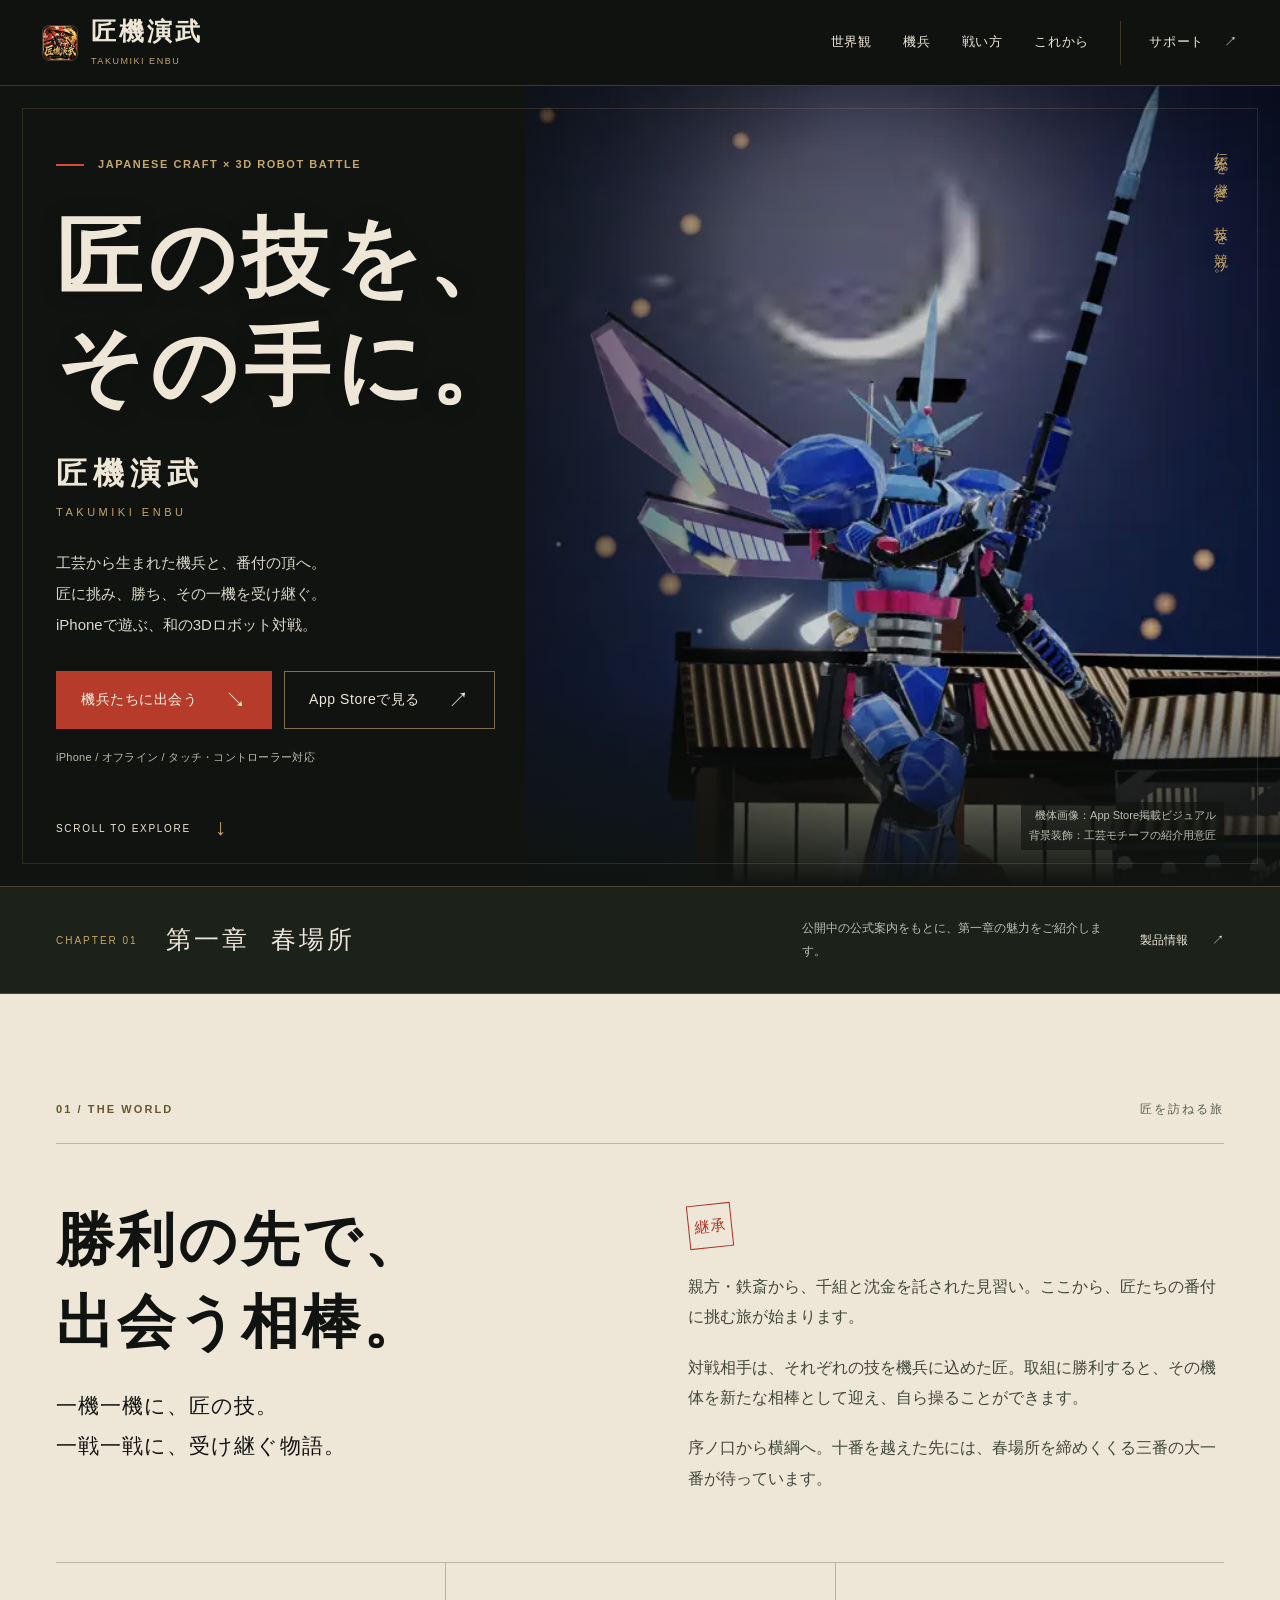
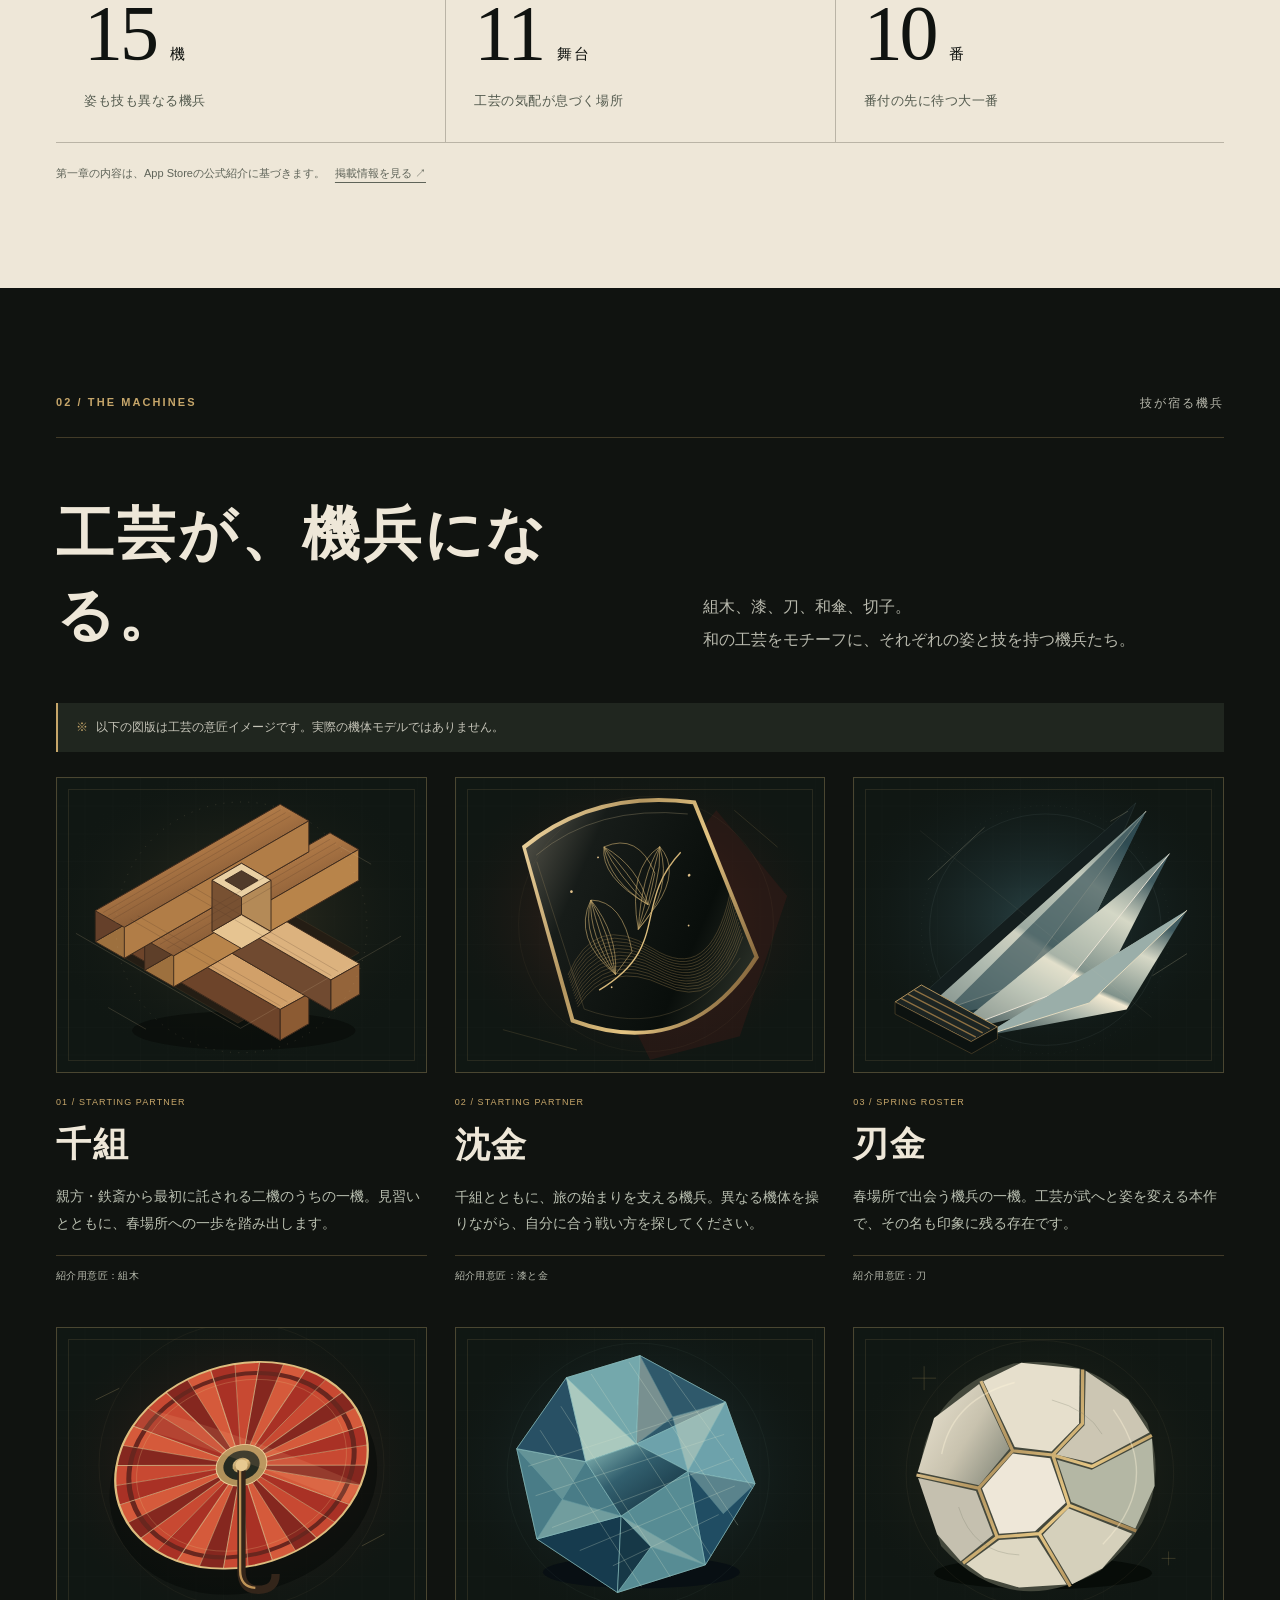
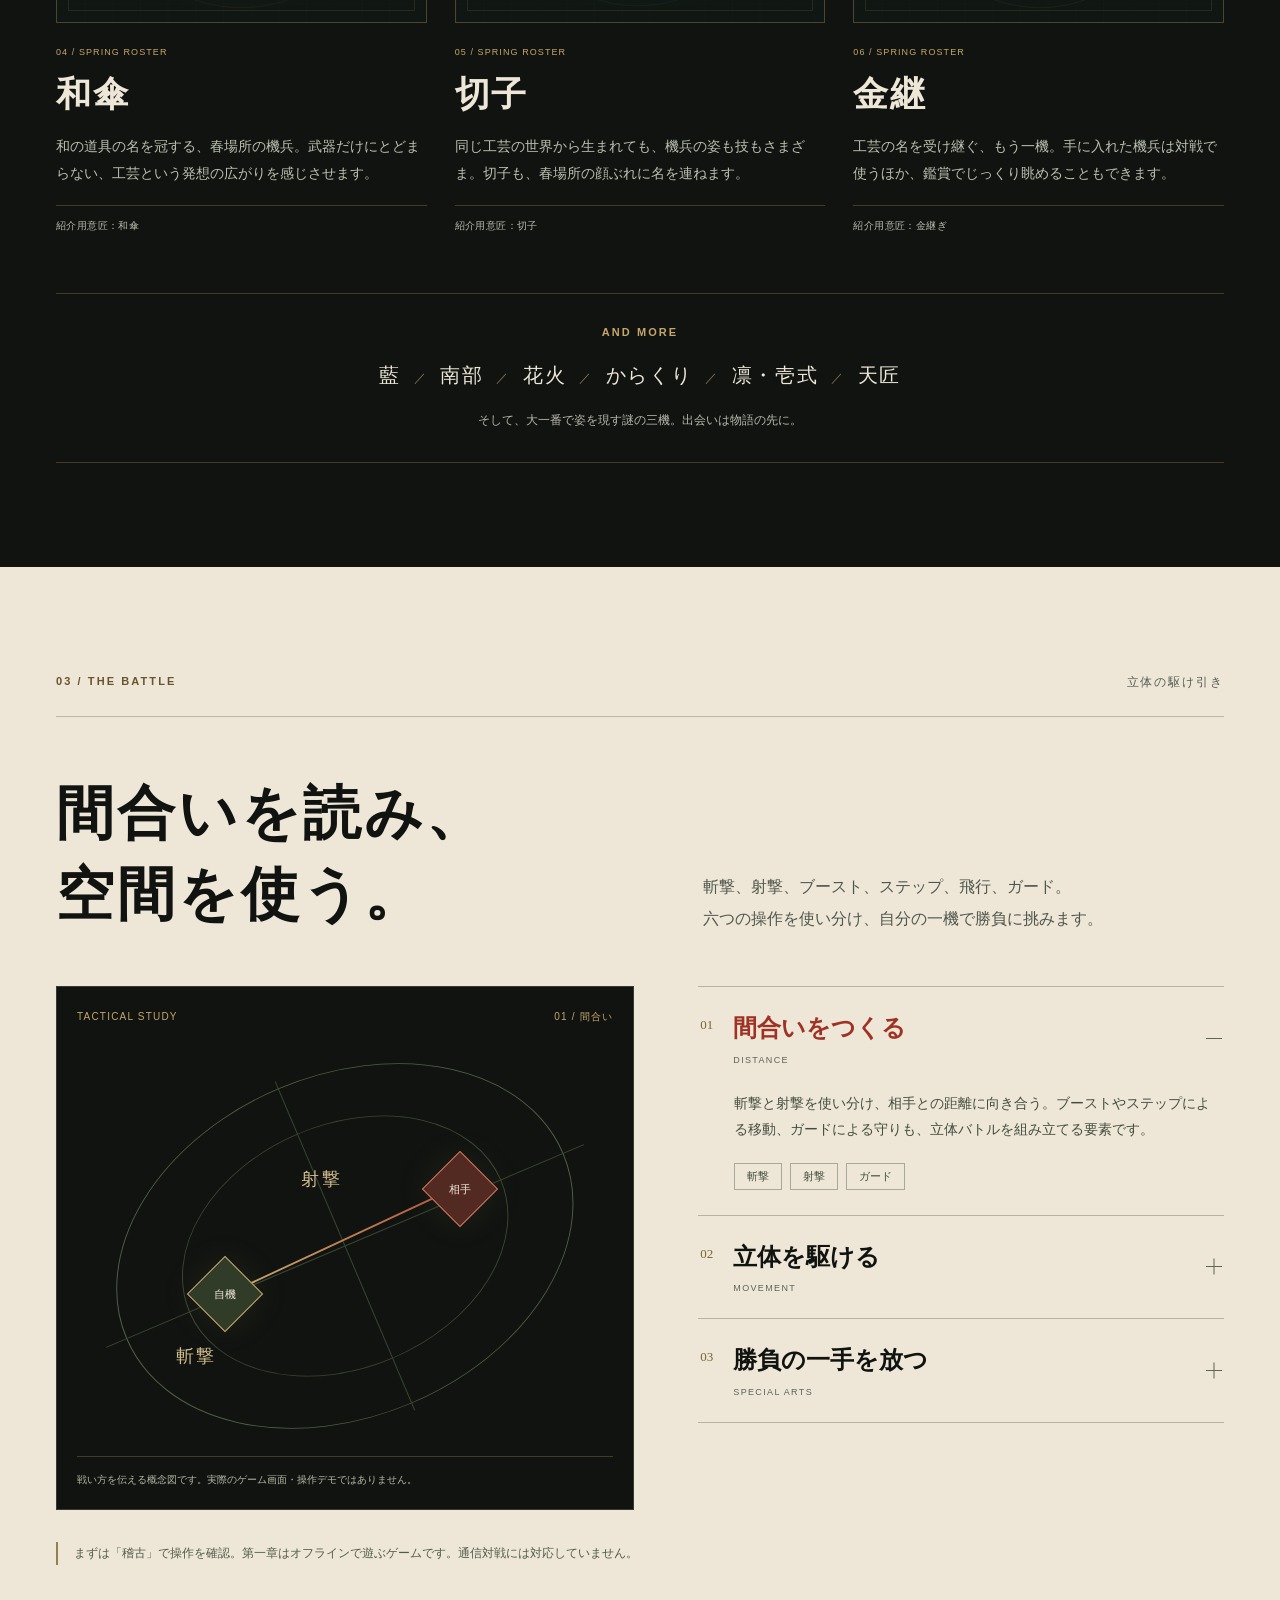
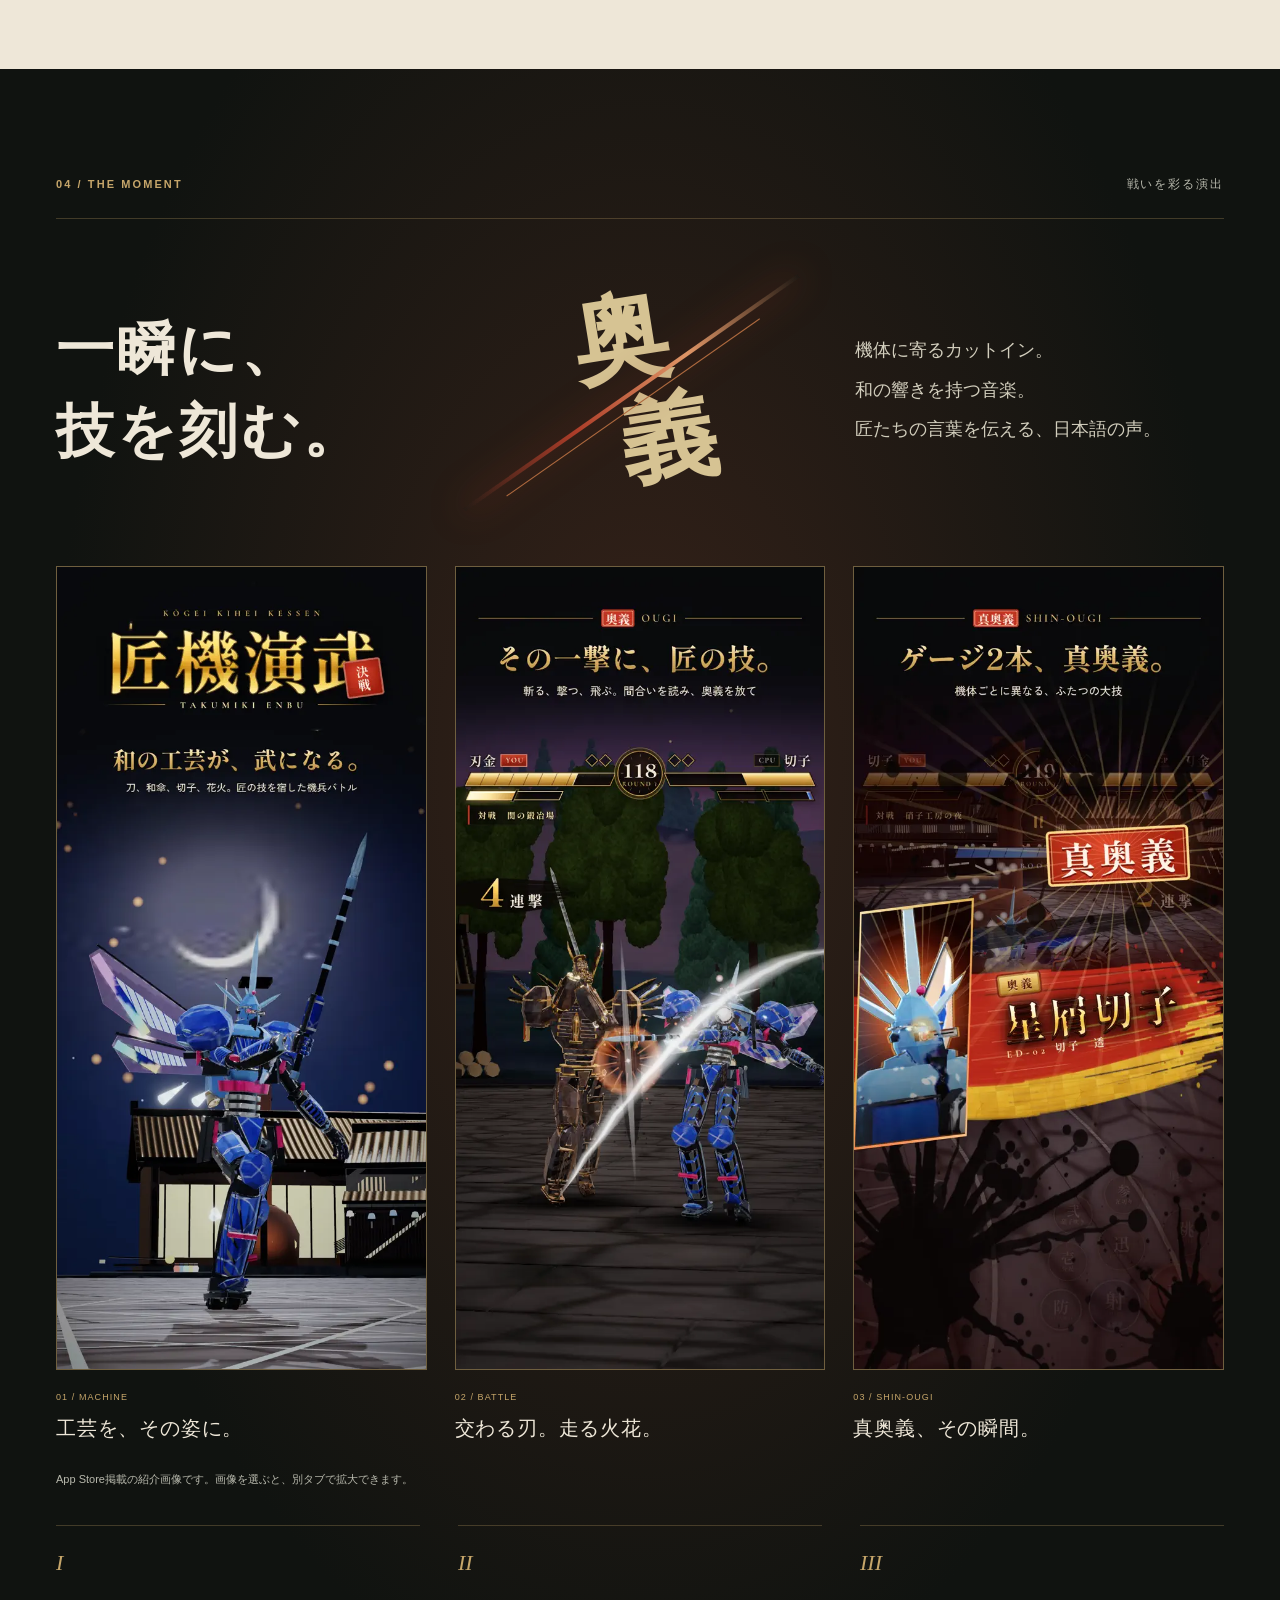
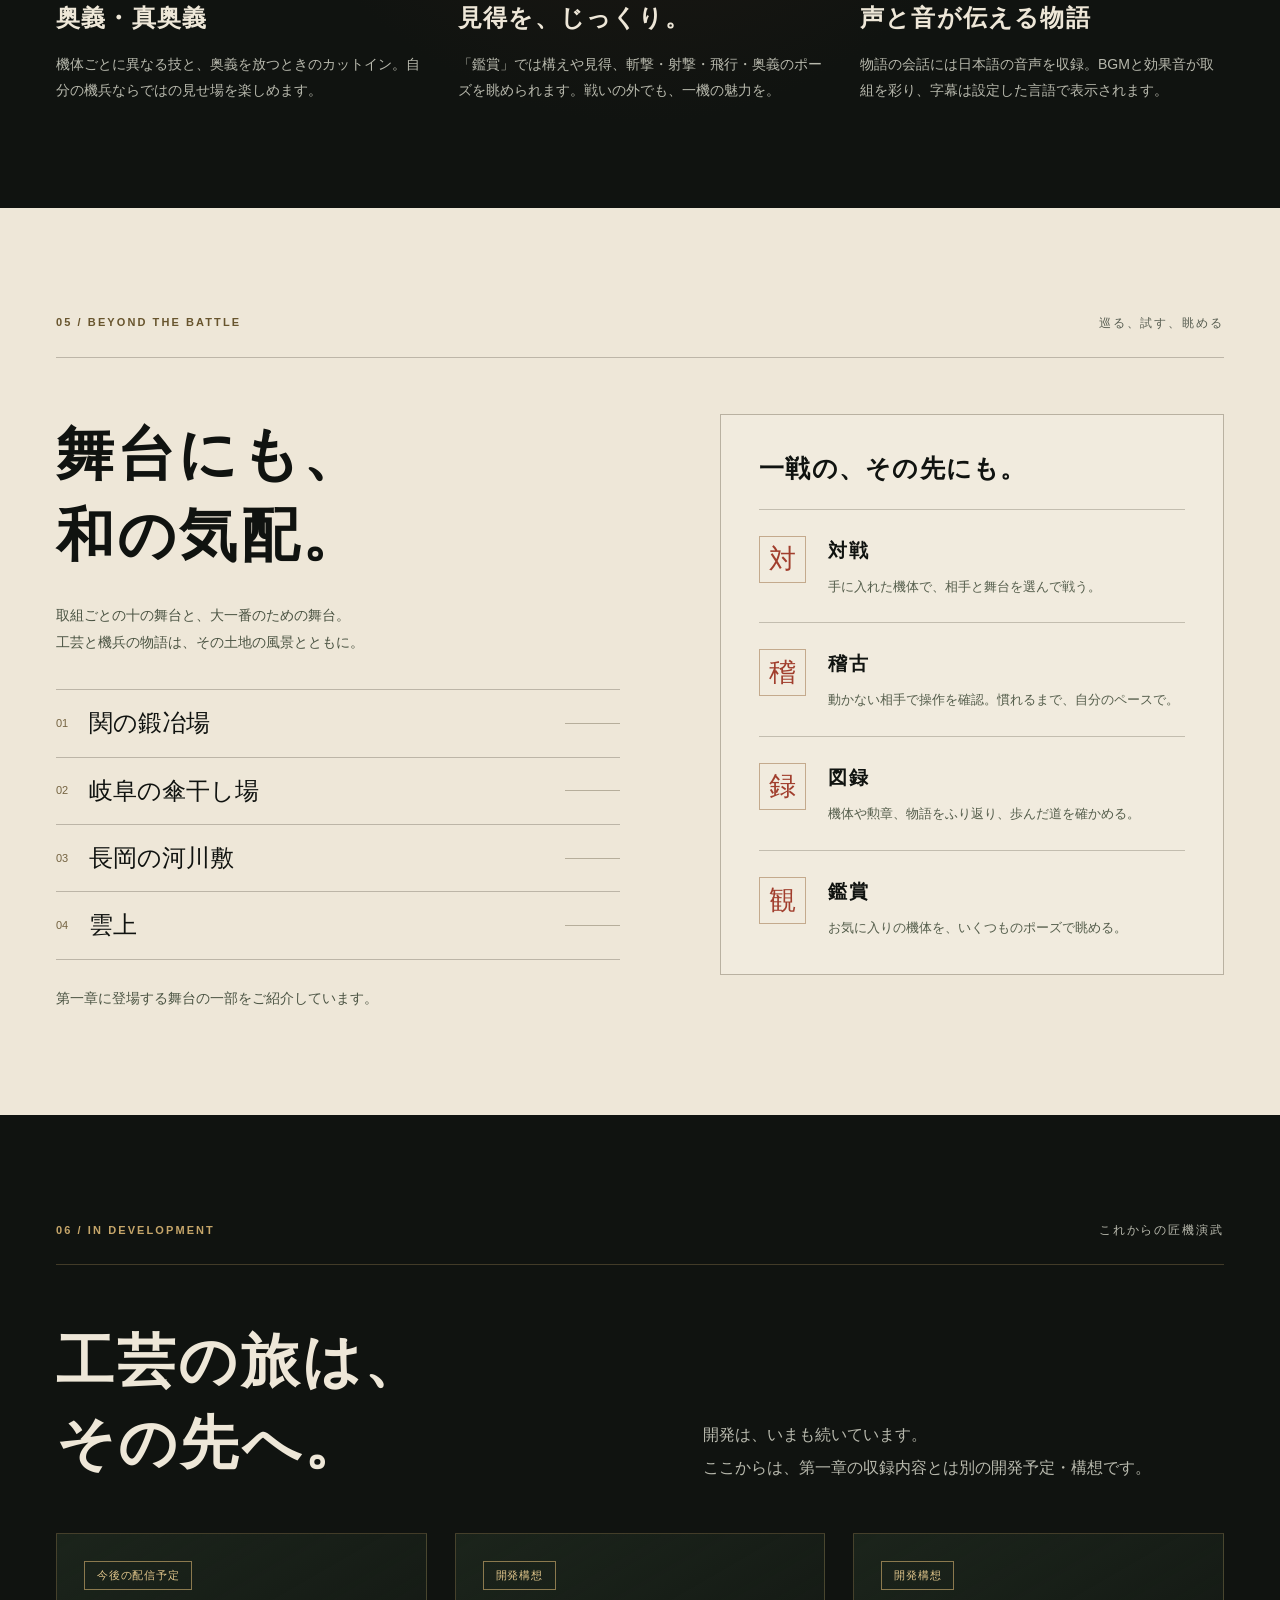
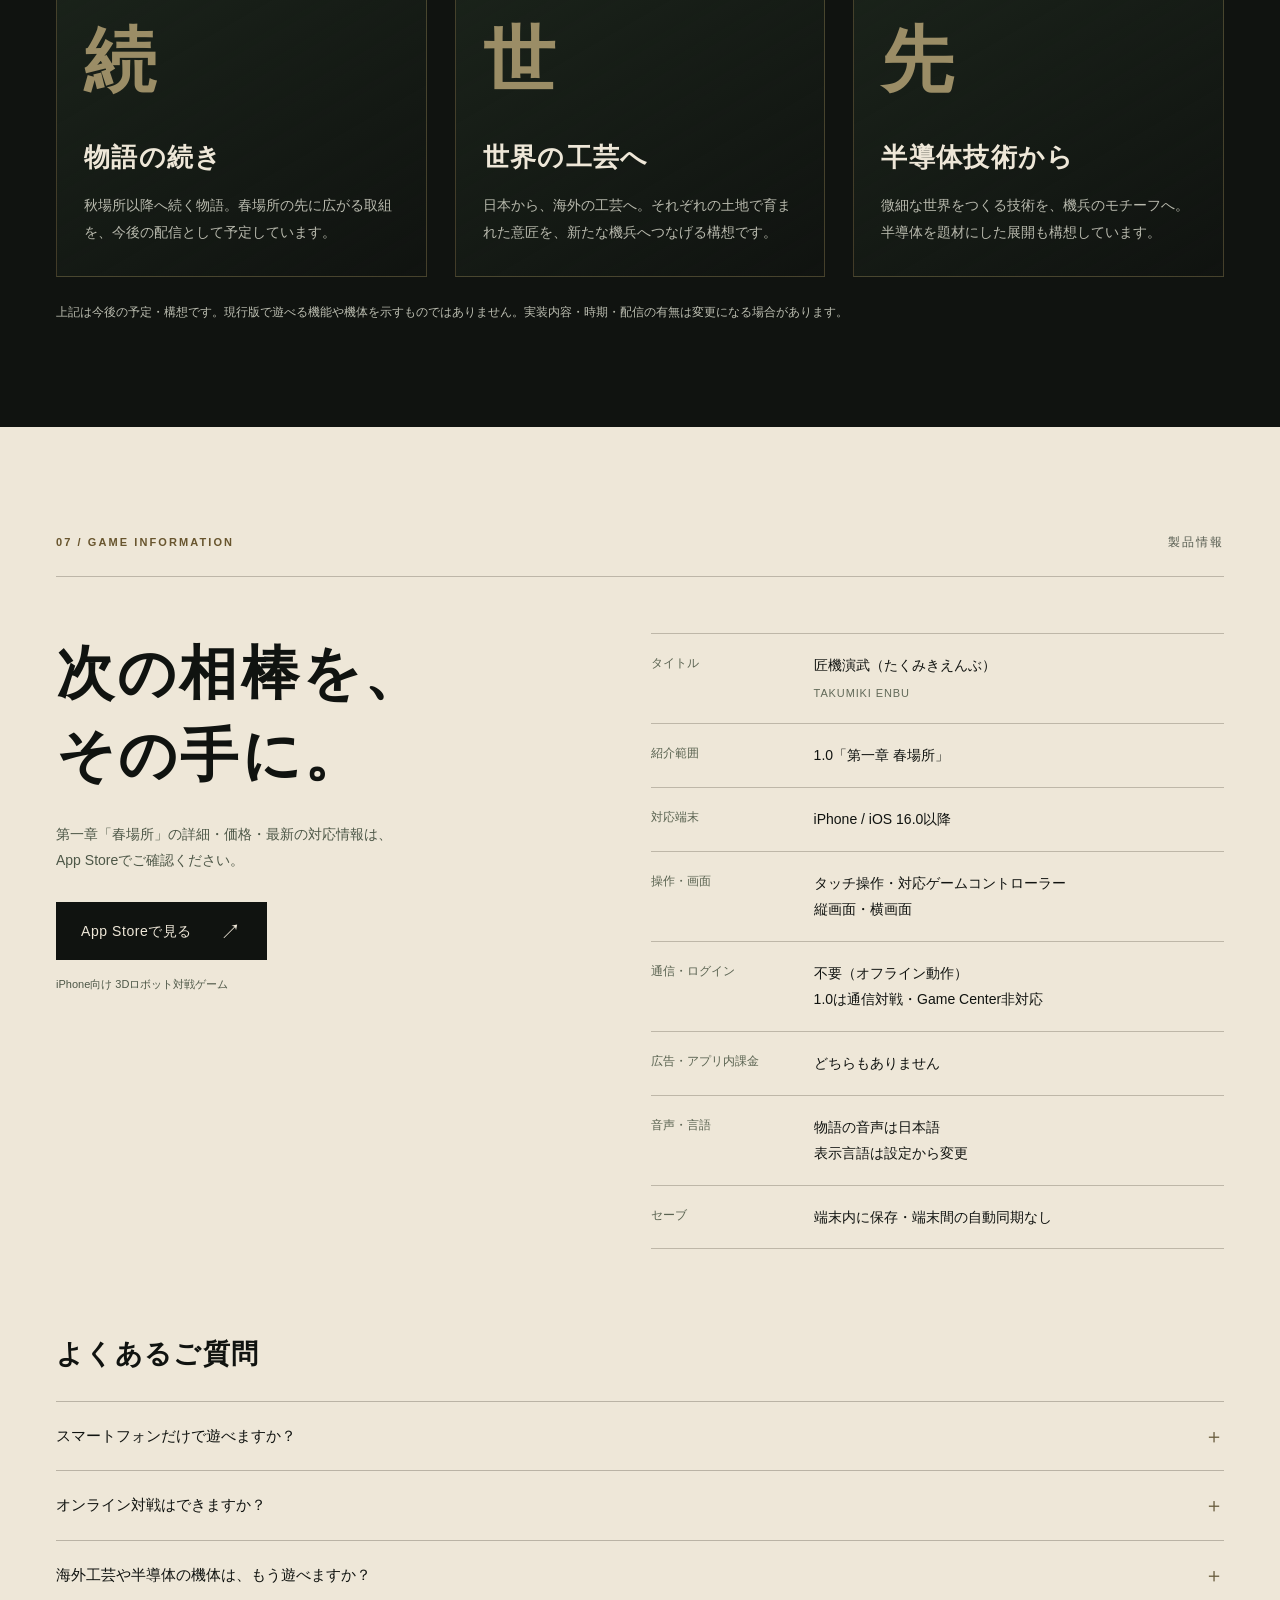
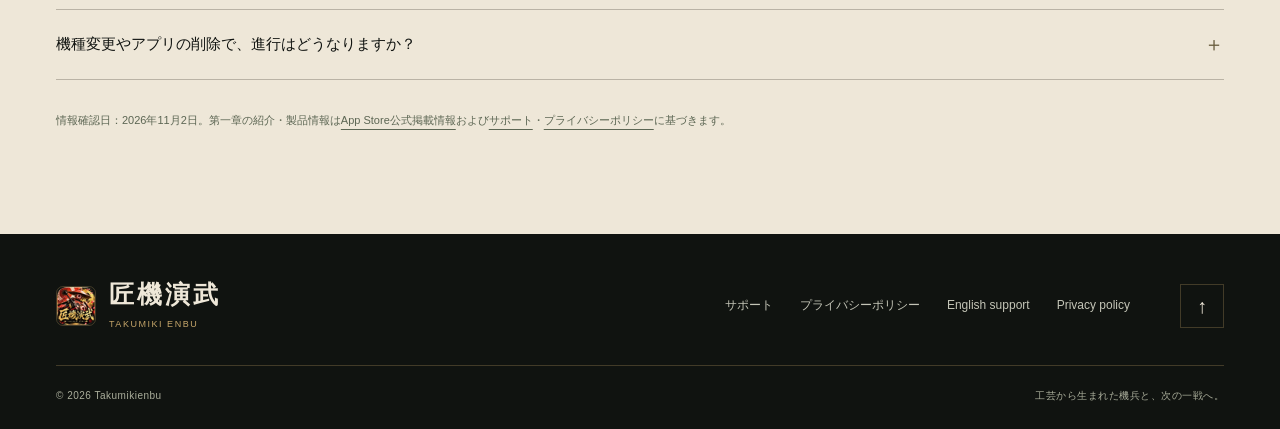
<file: index.html>
<!doctype html>
<html lang="ja">
<head>
  <meta charset="utf-8">
  <meta name="viewport" content="width=device-width, initial-scale=1">
  <meta name="theme-color" content="#101310">
  <title>匠機演武 TAKUMIKI ENBU｜匠の技を、その手に。</title>
  <meta name="description" content="和の工芸から生まれた機兵を操る、iPhone向け3Dロボット対戦ゲーム『匠機演武』。第一章「春場所」の機兵、立体バトル、奥義、世界観を紹介。今後の開発構想も掲載。">
  <meta property="og:type" content="website">
  <meta property="og:locale" content="ja_JP">
  <meta property="og:site_name" content="匠機演武 TAKUMIKI ENBU">
  <meta property="og:title" content="匠機演武｜匠の技を、その手に。">
  <meta property="og:description" content="日本の工芸が、機兵になる。勝利の先で相棒を受け継ぐ、iPhone向け3Dロボット対戦ゲーム。">
  <meta property="og:url" content="https://lempicka-v.github.io/takumiki-support/">
  <link rel="canonical" href="https://lempicka-v.github.io/takumiki-support/">
  <link rel="icon" type="image/webp" href="./assets/images/app-icon.webp">
  <meta property="og:image" content="https://lempicka-v.github.io/takumiki-support/assets/images/app-store-hero.webp">
  <meta property="og:image:alt" content="匠機演武のApp Store公式紹介画像">
  <link rel="stylesheet" href="./assets/showcase.css">
  <script src="./assets/showcase.js" defer></script>
</head>
<body>
  <a class="skip-link" href="#main">本文へ移動</a>
  <header class="site-header">
    <a class="brand" href="./" aria-label="匠機演武 トップページ">
      <img src="./assets/images/app-icon.webp" width="36" height="36" alt="">
      <span class="brand-name">匠機演武<small>TAKUMIKI ENBU</small></span>
    </a>
    <button class="menu-toggle" type="button" aria-controls="site-nav" aria-expanded="false" hidden><span class="menu-icon" aria-hidden="true"></span><span class="menu-label">メニュー</span></button>
    <nav class="site-nav" id="site-nav" aria-label="メインナビゲーション">
      <a href="#world">世界観</a><a href="#machines">機兵</a><a href="#battle">戦い方</a><a href="#future">これから</a>
      <a href="./support/" class="nav-support">サポート <span aria-hidden="true">↗</span></a>
    </nav>
  </header>
  <main id="main">
    <section class="hero" aria-labelledby="hero-title">
      <div class="hero-visual" aria-hidden="true"><img class="hero-craft" src="./assets/art/hero.svg" width="1600" height="1200" alt=""><img class="hero-game" src="./assets/images/app-store-hero.webp" width="598" height="1300" alt="" fetchpriority="high"></div>
      <div class="hero-side" aria-hidden="true">伝統を継ぎ、技を競う。</div>
      <div class="hero-content wrap">
        <p class="eyebrow"><span class="red-rule"></span> JAPANESE CRAFT × 3D ROBOT BATTLE</p>
        <p class="hero-kicker">匠の技を、<br>その手に。</p>
        <h1 id="hero-title">匠機演武<span>TAKUMIKI ENBU</span></h1>
        <p class="hero-description">工芸から生まれた機兵と、番付の頂へ。<br>匠に挑み、勝ち、その一機を受け継ぐ。<br>iPhoneで遊ぶ、和の3Dロボット対戦。</p>
        <div class="hero-actions"><a class="button button-red" href="#machines">機兵たちに出会う <span aria-hidden="true">↘</span></a><a class="button button-outline" href="https://apps.apple.com/jp/app/id6822495731">App Storeで見る <span aria-hidden="true">↗</span></a></div>
        <p class="hero-platform">iPhone / オフライン / タッチ・コントローラー対応</p>
      </div>
      <div class="hero-bottom wrap"><a href="#world" class="scroll-cue">SCROLL TO EXPLORE <span aria-hidden="true">↓</span></a><p>機体画像：App Store掲載ビジュアル<br>背景装飾：工芸モチーフの紹介用意匠</p></div>
    </section>
    <aside class="chapter-strip" aria-label="紹介するバージョン"><div class="wrap chapter-inner"><span class="chapter-label">CHAPTER 01</span><strong>第一章 <span>春場所</span></strong><p>公開中の公式案内をもとに、第一章の魅力をご紹介します。</p><a href="#information">製品情報 <span aria-hidden="true">↗</span></a></div></aside>

    <section class="world section-light section-pad" id="world" aria-labelledby="world-title">
      <div class="wrap">
        <div class="section-heading"><p class="eyebrow">01 / THE WORLD</p><span class="section-jp">匠を訪ねる旅</span></div>
        <div class="world-layout"><div><h2 id="world-title">勝利の先で、<br>出会う相棒。</h2><p class="lead">一機一機に、匠の技。<br>一戦一戦に、受け継ぐ物語。</p></div><div class="world-story"><span class="small-seal" aria-hidden="true">継承</span><p>親方・鉄斎から、千組と沈金を託された見習い。ここから、匠たちの番付に挑む旅が始まります。</p><p>対戦相手は、それぞれの技を機兵に込めた匠。取組に勝利すると、その機体を新たな相棒として迎え、自ら操ることができます。</p><p>序ノ口から横綱へ。十番を越えた先には、春場所を締めくくる三番の大一番が待っています。</p></div></div>
        <div class="world-numbers"><div><span class="number">15<small>機</small></span><p>姿も技も異なる機兵</p></div><div><span class="number">11<small>舞台</small></span><p>工芸の気配が息づく場所</p></div><div><span class="number">10<small>番</small></span><p>番付の先に待つ大一番</p></div></div>
        <p class="source-caption">第一章の内容は、App Storeの公式紹介に基づきます。<a href="https://apps.apple.com/jp/app/id6822495731">掲載情報を見る <span aria-hidden="true">↗</span></a></p>
      </div>
    </section>

    <section class="machines section-pad" id="machines" aria-labelledby="machines-title">
      <div class="wrap">
        <div class="section-heading"><p class="eyebrow">02 / THE MACHINES</p><span class="section-jp">技が宿る機兵</span></div>
        <div class="title-row"><h2 id="machines-title">工芸が、<br class="mobile-break">機兵になる。</h2><p>組木、漆、刀、和傘、切子。<br>和の工芸をモチーフに、それぞれの姿と技を持つ機兵たち。</p></div>
        <p class="art-disclaimer"><span aria-hidden="true">※</span> 以下の図版は工芸の意匠イメージです。実際の機体モデルではありません。</p>
        <div class="machine-grid">
          <article class="machine-card"><figure><div class="machine-art"><img src="./assets/art/machine-kumiki.svg" width="800" height="640" alt="木の部材を重ねた組木の意匠イメージ" loading="lazy"></div><figcaption><span class="machine-index">01 / STARTING PARTNER</span><h3>千組</h3><p>親方・鉄斎から最初に託される二機のうちの一機。見習いとともに、春場所への一歩を踏み出します。</p><span class="art-label">紹介用意匠：組木</span></figcaption></figure></article>
          <article class="machine-card"><figure><div class="machine-art"><img src="./assets/art/machine-chinkin.svg" width="800" height="640" alt="漆のような黒地に金の線が走る意匠イメージ" loading="lazy"></div><figcaption><span class="machine-index">02 / STARTING PARTNER</span><h3>沈金</h3><p>千組とともに、旅の始まりを支える機兵。異なる機体を操りながら、自分に合う戦い方を探してください。</p><span class="art-label">紹介用意匠：漆と金</span></figcaption></figure></article>
          <article class="machine-card"><figure><div class="machine-art"><img src="./assets/art/machine-hagane.svg" width="800" height="640" alt="研ぎ澄まされた金属の面を重ねた刃の意匠イメージ" loading="lazy"></div><figcaption><span class="machine-index">03 / SPRING ROSTER</span><h3>刃金</h3><p>春場所で出会う機兵の一機。工芸が武へと姿を変える本作で、その名も印象に残る存在です。</p><span class="art-label">紹介用意匠：刀</span></figcaption></figure></article>
          <article class="machine-card"><figure><div class="machine-art"><img src="./assets/art/machine-wagasa.svg" width="800" height="640" alt="朱色の傘面と放射状の傘骨を描いた意匠イメージ" loading="lazy"></div><figcaption><span class="machine-index">04 / SPRING ROSTER</span><h3>和傘</h3><p>和の道具の名を冠する、春場所の機兵。武器だけにとどまらない、工芸という発想の広がりを感じさせます。</p><span class="art-label">紹介用意匠：和傘</span></figcaption></figure></article>
          <article class="machine-card"><figure><div class="machine-art"><img src="./assets/art/machine-kiriko.svg" width="800" height="640" alt="藍色のガラスに幾何学のカットを重ねた切子の意匠イメージ" loading="lazy"></div><figcaption><span class="machine-index">05 / SPRING ROSTER</span><h3>切子</h3><p>同じ工芸の世界から生まれても、機兵の姿も技もさまざま。切子も、春場所の顔ぶれに名を連ねます。</p><span class="art-label">紹介用意匠：切子</span></figcaption></figure></article>
          <article class="machine-card"><figure><div class="machine-art"><img src="./assets/art/machine-kintsugi.svg" width="800" height="640" alt="陶片の間を金色の線が結ぶ金継ぎの意匠イメージ" loading="lazy"></div><figcaption><span class="machine-index">06 / SPRING ROSTER</span><h3>金継</h3><p>工芸の名を受け継ぐ、もう一機。手に入れた機兵は対戦で使うほか、鑑賞でじっくり眺めることもできます。</p><span class="art-label">紹介用意匠：金継ぎ</span></figcaption></figure></article>
        </div>
        <div class="roster"><p class="eyebrow">AND MORE</p><p class="roster-names">藍<span>／</span>南部<span>／</span>花火<span>／</span>からくり<span>／</span>凛・壱式<span>／</span>天匠</p><p>そして、大一番で姿を現す謎の三機。出会いは物語の先に。</p></div>
      </div>
    </section>

    <section class="battle section-pad section-light" id="battle" aria-labelledby="battle-title">
      <div class="wrap">
        <div class="section-heading"><p class="eyebrow">03 / THE BATTLE</p><span class="section-jp">立体の駆け引き</span></div>
        <div class="title-row"><h2 id="battle-title">間合いを読み、<br>空間を使う。</h2><p>斬撃、射撃、ブースト、ステップ、飛行、ガード。<br>六つの操作を使い分け、自分の一機で勝負に挑みます。</p></div>
        <div class="battle-layout">
          <figure class="battle-diagram" data-battle="distance">
            <div class="diagram-top"><span>TACTICAL STUDY</span><span class="diagram-mode" data-diagram-mode>01 / 間合い</span></div>
            <div class="diagram-field" aria-hidden="true"><div class="arena-ring ring-outer"></div><div class="arena-ring ring-inner"></div><div class="axis-line axis-horizontal"></div><div class="axis-line axis-vertical"></div><div class="range-line"></div><div class="flight-line"></div><div class="burst-ring"></div><div class="unit unit-player"><span>自機</span></div><div class="unit unit-rival"><span>相手</span></div><span class="diagram-word word-near">斬撃</span><span class="diagram-word word-far">射撃</span><span class="diagram-word word-air">飛行</span><span class="diagram-word word-art">奥義</span></div>
            <figcaption>戦い方を伝える概念図です。実際のゲーム画面・操作デモではありません。</figcaption>
          </figure>
          <div class="battle-topics" aria-label="戦い方の紹介">
            <details class="battle-topic" data-topic="distance" open><summary><span class="topic-number">01</span><span>間合いをつくる<small>DISTANCE</small></span><span class="detail-sign" aria-hidden="true"></span></summary><div class="topic-body"><p>斬撃と射撃を使い分け、相手との距離に向き合う。ブーストやステップによる移動、ガードによる守りも、立体バトルを組み立てる要素です。</p><ul class="tag-list"><li>斬撃</li><li>射撃</li><li>ガード</li></ul></div></details>
            <details class="battle-topic" data-topic="movement"><summary><span class="topic-number">02</span><span>立体を駆ける<small>MOVEMENT</small></span><span class="detail-sign" aria-hidden="true"></span></summary><div class="topic-body"><p>地上の移動に加え、飛行も使える3Dの舞台。ブースト・ステップ・飛行を交え、平面だけではない動きを楽しめます。</p><ul class="tag-list"><li>ブースト</li><li>ステップ</li><li>飛行</li></ul></div></details>
            <details class="battle-topic" data-topic="arts"><summary><span class="topic-number">03</span><span>勝負の一手を放つ<small>SPECIAL ARTS</small></span><span class="detail-sign" aria-hidden="true"></span></summary><div class="topic-body"><p>ゲージを溜めて放つ奥義。さらに、ゲージ二本で放つ真奥義。機体ごとに異なる技が、勝負の見せ場をつくります。</p><ul class="tag-list"><li>奥義</li><li>真奥義</li></ul></div></details>
          </div>
        </div>
        <p class="battle-note">まずは「稽古」で操作を確認。第一章はオフラインで遊ぶゲームです。通信対戦には対応していません。</p>
      </div>
    </section>

    <section class="spectacle section-pad" id="spectacle" aria-labelledby="spectacle-title">
      <div class="wrap">
        <div class="section-heading"><p class="eyebrow">04 / THE MOMENT</p><span class="section-jp">戦いを彩る演出</span></div>
        <div class="spectacle-head"><h2 id="spectacle-title">一瞬に、<br>技を刻む。</h2><div class="art-mark" aria-hidden="true"><span>奥</span><span>義</span></div><p>機体に寄るカットイン。<br>和の響きを持つ音楽。<br>匠たちの言葉を伝える、日本語の声。</p></div>
        <div class="official-gallery" aria-label="App Store掲載のゲーム紹介画像">
          <figure><a href="./assets/images/app-store-hero.webp" target="_blank" rel="noopener" aria-label="機兵の公式紹介画像を拡大（別タブ）"><img src="./assets/images/app-store-hero.webp" width="598" height="1300" loading="lazy" alt="月夜の工房で青い切子の機兵が構える、匠機演武の公式紹介画像"></a><figcaption><span>01 / MACHINE</span>工芸を、その姿に。</figcaption></figure>
          <figure><a href="./assets/images/app-store-ougi.webp" target="_blank" rel="noopener" aria-label="戦闘の公式紹介画像を拡大（別タブ）"><img src="./assets/images/app-store-ougi.webp" width="598" height="1300" loading="lazy" alt="刃金と切子が斬撃を交わす、App Store掲載の戦闘紹介画像"></a><figcaption><span>02 / BATTLE</span>交わる刃。走る火花。</figcaption></figure>
          <figure><a href="./assets/images/app-store-shin-ougi.webp" target="_blank" rel="noopener" aria-label="真奥義の公式紹介画像を拡大（別タブ）"><img src="./assets/images/app-store-shin-ougi.webp" width="598" height="1300" loading="lazy" alt="切子のカットインと真奥義の表示を収めた、App Store掲載の紹介画像"></a><figcaption><span>03 / SHIN-OUGI</span>真奥義、その瞬間。</figcaption></figure>
        </div>
        <p class="gallery-note">App Store掲載の紹介画像です。画像を選ぶと、別タブで拡大できます。<span class="gallery-swipe">横にスワイプして、次の画像へ →</span></p>
        <div class="moment-grid"><article><span class="moment-index">I</span><h3>奥義・真奥義</h3><p>機体ごとに異なる技と、奥義を放つときのカットイン。自分の機兵ならではの見せ場を楽しめます。</p></article><article><span class="moment-index">II</span><h3>見得を、じっくり。</h3><p>「鑑賞」では構えや見得、斬撃・射撃・飛行・奥義のポーズを眺められます。戦いの外でも、一機の魅力を。</p></article><article><span class="moment-index">III</span><h3>声と音が伝える物語</h3><p>物語の会話には日本語の音声を収録。BGMと効果音が取組を彩り、字幕は設定した言語で表示されます。</p></article></div>
      </div>
    </section>

    <section class="journey section-pad section-light" aria-labelledby="journey-title">
      <div class="wrap">
        <div class="section-heading"><p class="eyebrow">05 / BEYOND THE BATTLE</p><span class="section-jp">巡る、試す、眺める</span></div>
        <div class="journey-layout"><div class="stages"><h2 id="journey-title">舞台にも、<br>和の気配。</h2><p>取組ごとの十の舞台と、大一番のための舞台。<br>工芸と機兵の物語は、その土地の風景とともに。</p><ol class="stage-list"><li><span>01</span><strong>関の鍛冶場</strong><span class="stage-rule" aria-hidden="true"></span></li><li><span>02</span><strong>岐阜の傘干し場</strong><span class="stage-rule" aria-hidden="true"></span></li><li><span>03</span><strong>長岡の河川敷</strong><span class="stage-rule" aria-hidden="true"></span></li><li><span>04</span><strong>雲上</strong><span class="stage-rule" aria-hidden="true"></span></li></ol><p class="source-caption">第一章に登場する舞台の一部をご紹介しています。</p></div><div class="modes"><h3>一戦の、その先にも。</h3><article><span class="mode-symbol" aria-hidden="true">対</span><div><h4>対戦</h4><p>手に入れた機体で、相手と舞台を選んで戦う。</p></div></article><article><span class="mode-symbol" aria-hidden="true">稽</span><div><h4>稽古</h4><p>動かない相手で操作を確認。慣れるまで、自分のペースで。</p></div></article><article><span class="mode-symbol" aria-hidden="true">録</span><div><h4>図録</h4><p>機体や勲章、物語をふり返り、歩んだ道を確かめる。</p></div></article><article><span class="mode-symbol" aria-hidden="true">観</span><div><h4>鑑賞</h4><p>お気に入りの機体を、いくつものポーズで眺める。</p></div></article></div></div>
      </div>
    </section>

    <section class="future section-pad" id="future" aria-labelledby="future-title">
      <div class="wrap"><div class="section-heading"><p class="eyebrow">06 / IN DEVELOPMENT</p><span class="section-jp">これからの匠機演武</span></div><div class="title-row"><h2 id="future-title">工芸の旅は、<br>その先へ。</h2><p>開発は、いまも続いています。<br>ここからは、第一章の収録内容とは別の開発予定・構想です。</p></div><div class="future-grid"><article><span class="status-badge">今後の配信予定</span><span class="future-kanji" aria-hidden="true">続</span><h3>物語の続き</h3><p>秋場所以降へ続く物語。春場所の先に広がる取組を、今後の配信として予定しています。</p></article><article><span class="status-badge">開発構想</span><span class="future-kanji" aria-hidden="true">世</span><h3>世界の工芸へ</h3><p>日本から、海外の工芸へ。それぞれの土地で育まれた意匠を、新たな機兵へつなげる構想です。</p></article><article><span class="status-badge">開発構想</span><span class="future-kanji" aria-hidden="true">先</span><h3>半導体技術から</h3><p>微細な世界をつくる技術を、機兵のモチーフへ。半導体を題材にした展開も構想しています。</p></article></div><p class="future-note">上記は今後の予定・構想です。現行版で遊べる機能や機体を示すものではありません。実装内容・時期・配信の有無は変更になる場合があります。</p></div>
    </section>

    <section class="information section-pad section-light" id="information" aria-labelledby="information-title">
      <div class="wrap"><div class="section-heading"><p class="eyebrow">07 / GAME INFORMATION</p><span class="section-jp">製品情報</span></div><div class="info-layout"><div class="info-intro"><h2 id="information-title">次の相棒を、<br>その手に。</h2><p>第一章「春場所」の詳細・価格・最新の対応情報は、App Storeでご確認ください。</p><a class="button button-dark" href="https://apps.apple.com/jp/app/id6822495731">App Storeで見る <span aria-hidden="true">↗</span></a><p class="info-sub">iPhone向け 3Dロボット対戦ゲーム</p></div><dl class="spec-table"><div><dt>タイトル</dt><dd>匠機演武（たくみきえんぶ）<br><span>TAKUMIKI ENBU</span></dd></div><div><dt>紹介範囲</dt><dd>1.0「第一章 春場所」</dd></div><div><dt>対応端末</dt><dd>iPhone / iOS 16.0以降</dd></div><div><dt>操作・画面</dt><dd>タッチ操作・対応ゲームコントローラー<br>縦画面・横画面</dd></div><div><dt>通信・ログイン</dt><dd>不要（オフライン動作）<br>1.0は通信対戦・Game Center非対応</dd></div><div><dt>広告・アプリ内課金</dt><dd>どちらもありません</dd></div><div><dt>音声・言語</dt><dd>物語の音声は日本語<br>表示言語は設定から変更</dd></div><div><dt>セーブ</dt><dd>端末内に保存・端末間の自動同期なし</dd></div></dl></div>
      <div class="faq"><h3>よくあるご質問</h3><details><summary>スマートフォンだけで遊べますか？<span aria-hidden="true">＋</span></summary><p>対応するiPhoneのタッチ操作で遊べます。対応ゲームコントローラーも利用でき、縦画面・横画面に対応しています。Android版は今回の公式案内には含まれていません。</p></details><details><summary>オンライン対戦はできますか？<span aria-hidden="true">＋</span></summary><p>1.0はオフラインで動作するゲームです。通信対戦とGame Centerは利用しません。詳しくは<a href="./privacy/">プライバシーポリシー</a>をご確認ください。</p></details><details><summary>海外工芸や半導体の機体は、もう遊べますか？<span aria-hidden="true">＋</span></summary><p>このページでは今後の開発構想として紹介しています。第一章の収録機体とは分けており、追加内容や時期は確定していません。</p></details><details><summary>機種変更やアプリの削除で、進行はどうなりますか？<span aria-hidden="true">＋</span></summary><p>進行はiPhone内に保存され、別端末への自動同期はありません。アプリを削除すると保存した進行も失われます。詳しくは<a href="./support/">サポート</a>をご確認ください。</p></details></div>
      <p class="information-source">情報確認日：2026年11月2日。第一章の紹介・製品情報は<a href="https://apps.apple.com/jp/app/id6822495731">App Store公式掲載情報</a>および<a href="./support/">サポート</a>・<a href="./privacy/">プライバシーポリシー</a>に基づきます。</p>
      </div>
    </section>
  </main>
  <footer class="site-footer"><div class="wrap"><div class="footer-main"><a class="brand" href="./"><img src="./assets/images/app-icon.webp" width="40" height="40" alt=""><span class="brand-name">匠機演武<small>TAKUMIKI ENBU</small></span></a><nav aria-label="フッターナビゲーション"><a href="./support/">サポート</a><a href="./privacy/">プライバシーポリシー</a><a href="./support/en.html" lang="en">English support</a><a href="./privacy/en.html" lang="en">Privacy policy</a></nav><a href="#main" class="back-top" aria-label="ページ上部へ">↑</a></div><div class="footer-bottom"><p>© 2026 Takumikienbu</p><p>工芸から生まれた機兵と、次の一戦へ。</p></div></div></footer>
</body>
</html>
</file>
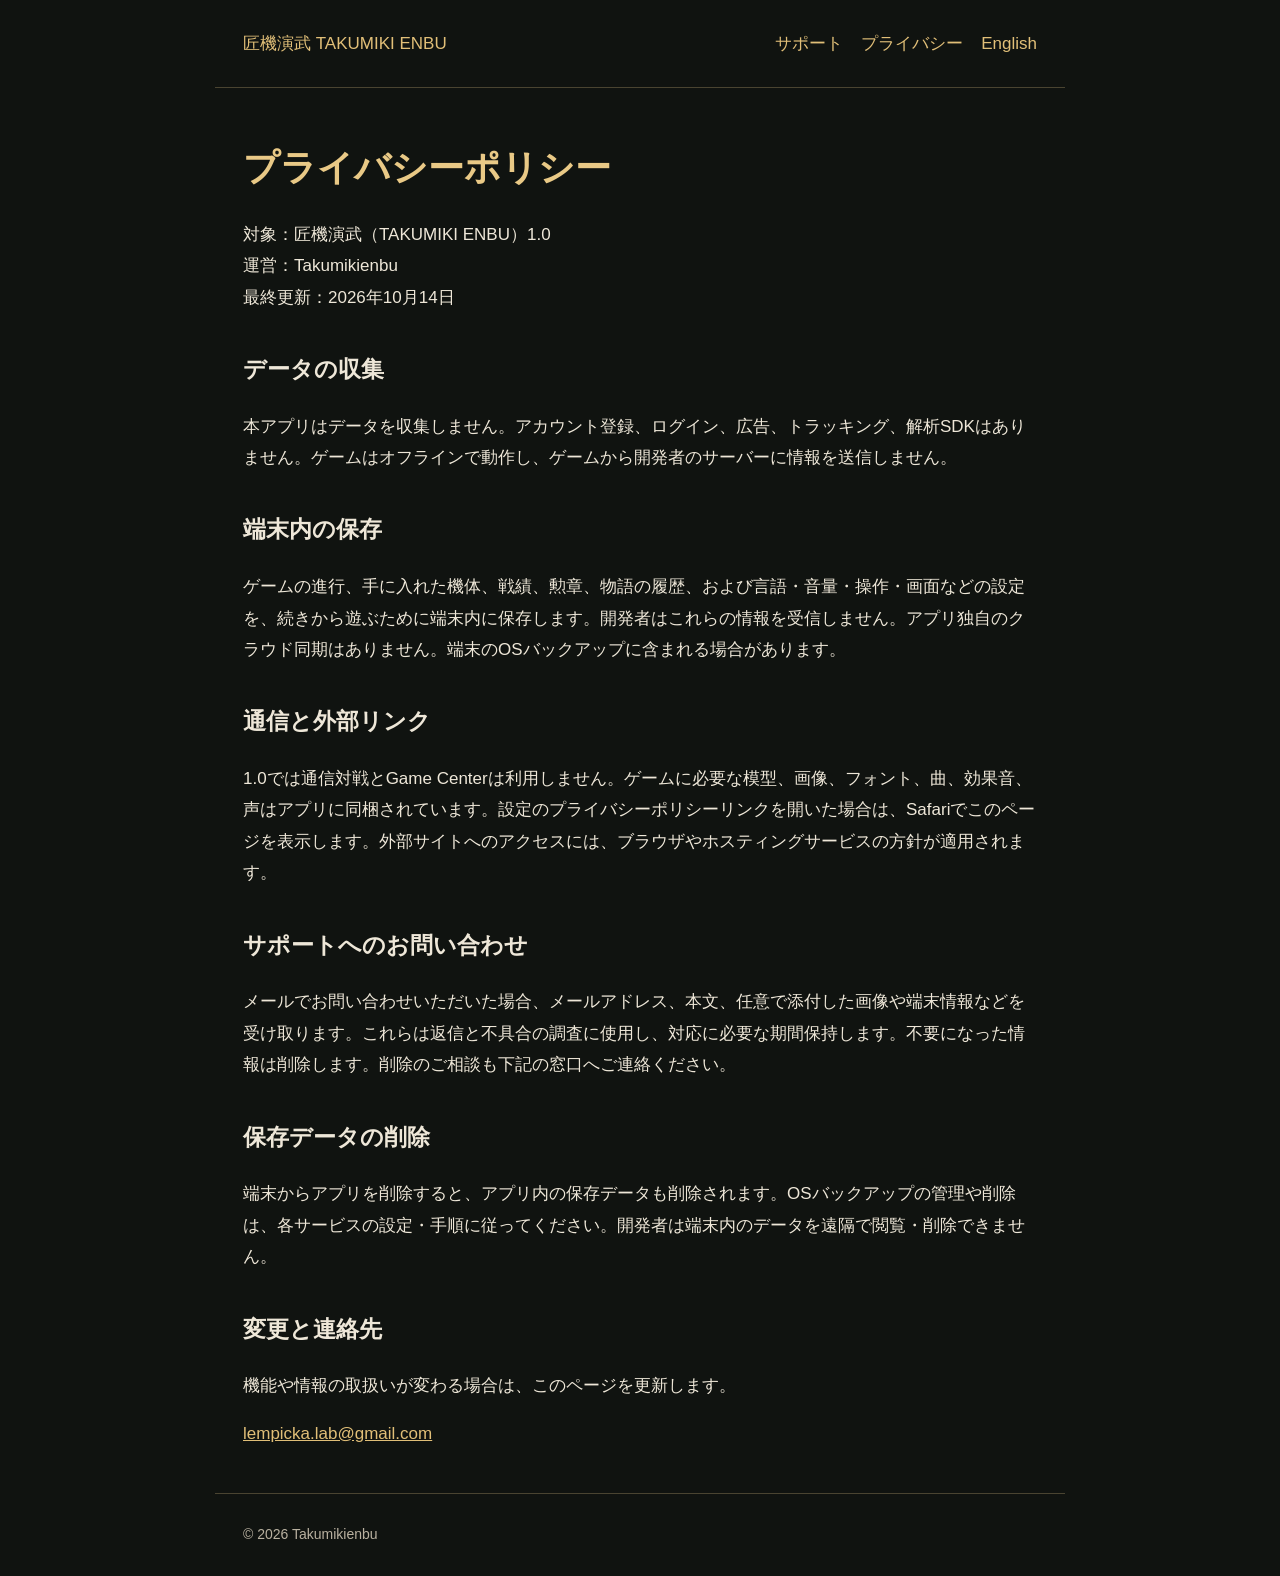
<file: privacy/index.html>
<!doctype html>
<html lang="ja"><head><meta charset="utf-8"><meta name="viewport" content="width=device-width,initial-scale=1"><title>プライバシーポリシー | 匠機演武 TAKUMIKI ENBU</title><link rel="stylesheet" href="../style.css"></head><body><header><a href="../">匠機演武 TAKUMIKI ENBU</a><nav><a href="../support/">サポート</a><a href="../privacy/">プライバシー</a><a href="en.html">English</a></nav></header><main><h1>プライバシーポリシー</h1><p>対象：匠機演武（TAKUMIKI ENBU）1.0<br>運営：Takumikienbu<br>最終更新：2026年10月14日</p><h2>データの収集</h2><p>本アプリはデータを収集しません。アカウント登録、ログイン、広告、トラッキング、解析SDKはありません。ゲームはオフラインで動作し、ゲームから開発者のサーバーに情報を送信しません。</p><h2>端末内の保存</h2><p>ゲームの進行、手に入れた機体、戦績、勲章、物語の履歴、および言語・音量・操作・画面などの設定を、続きから遊ぶために端末内に保存します。開発者はこれらの情報を受信しません。アプリ独自のクラウド同期はありません。端末のOSバックアップに含まれる場合があります。</p><h2>通信と外部リンク</h2><p>1.0では通信対戦とGame Centerは利用しません。ゲームに必要な模型、画像、フォント、曲、効果音、声はアプリに同梱されています。設定のプライバシーポリシーリンクを開いた場合は、Safariでこのページを表示します。外部サイトへのアクセスには、ブラウザやホスティングサービスの方針が適用されます。</p><h2>サポートへのお問い合わせ</h2><p>メールでお問い合わせいただいた場合、メールアドレス、本文、任意で添付した画像や端末情報などを受け取ります。これらは返信と不具合の調査に使用し、対応に必要な期間保持します。不要になった情報は削除します。削除のご相談も下記の窓口へご連絡ください。</p><h2>保存データの削除</h2><p>端末からアプリを削除すると、アプリ内の保存データも削除されます。OSバックアップの管理や削除は、各サービスの設定・手順に従ってください。開発者は端末内のデータを遠隔で閲覧・削除できません。</p><h2>変更と連絡先</h2><p>機能や情報の取扱いが変わる場合は、このページを更新します。</p><p><a href="mailto:lempicka.lab@gmail.com">lempicka.lab@gmail.com</a></p></main><footer>© 2026 Takumikienbu</footer></body></html>
</file>
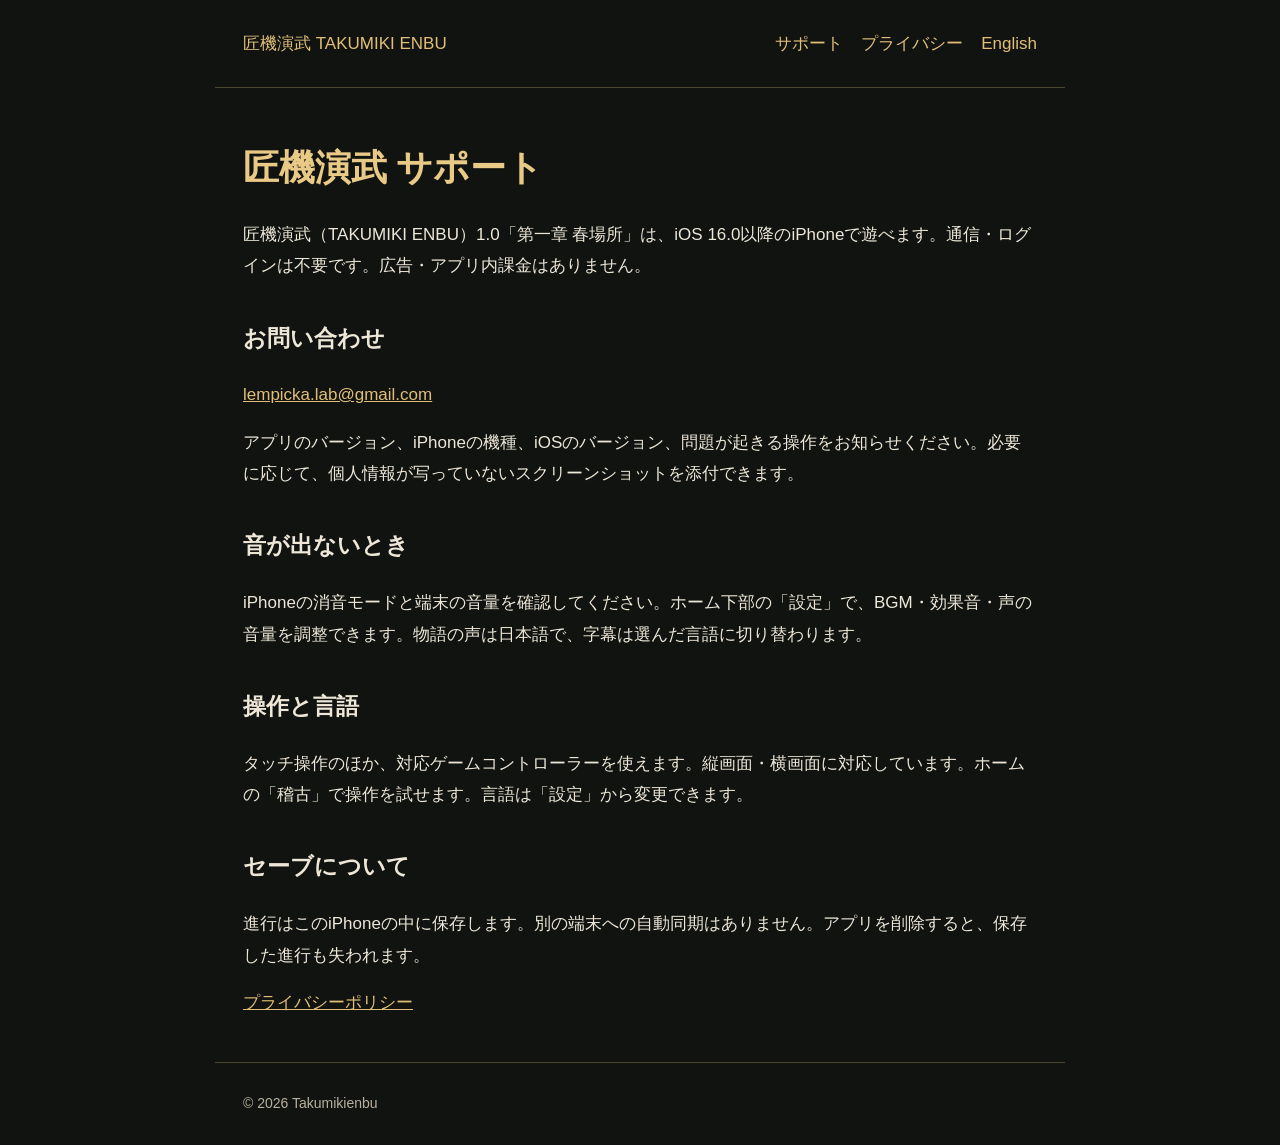
<file: support/index.html>
<!doctype html>
<html lang="ja"><head><meta charset="utf-8"><meta name="viewport" content="width=device-width,initial-scale=1"><title>サポート | 匠機演武 TAKUMIKI ENBU</title><link rel="stylesheet" href="../style.css"></head><body><header><a href="../">匠機演武 TAKUMIKI ENBU</a><nav><a href="../support/">サポート</a><a href="../privacy/">プライバシー</a><a href="en.html">English</a></nav></header><main><h1>匠機演武 サポート</h1><p>匠機演武（TAKUMIKI ENBU）1.0「第一章 春場所」は、iOS 16.0以降のiPhoneで遊べます。通信・ログインは不要です。広告・アプリ内課金はありません。</p><h2>お問い合わせ</h2><p><a href="mailto:lempicka.lab@gmail.com">lempicka.lab@gmail.com</a></p><p>アプリのバージョン、iPhoneの機種、iOSのバージョン、問題が起きる操作をお知らせください。必要に応じて、個人情報が写っていないスクリーンショットを添付できます。</p><h2>音が出ないとき</h2><p>iPhoneの消音モードと端末の音量を確認してください。ホーム下部の「設定」で、BGM・効果音・声の音量を調整できます。物語の声は日本語で、字幕は選んだ言語に切り替わります。</p><h2>操作と言語</h2><p>タッチ操作のほか、対応ゲームコントローラーを使えます。縦画面・横画面に対応しています。ホームの「稽古」で操作を試せます。言語は「設定」から変更できます。</p><h2>セーブについて</h2><p>進行はこのiPhoneの中に保存します。別の端末への自動同期はありません。アプリを削除すると、保存した進行も失われます。</p><p><a href="../privacy/">プライバシーポリシー</a></p></main><footer>© 2026 Takumikienbu</footer></body></html>
</file>
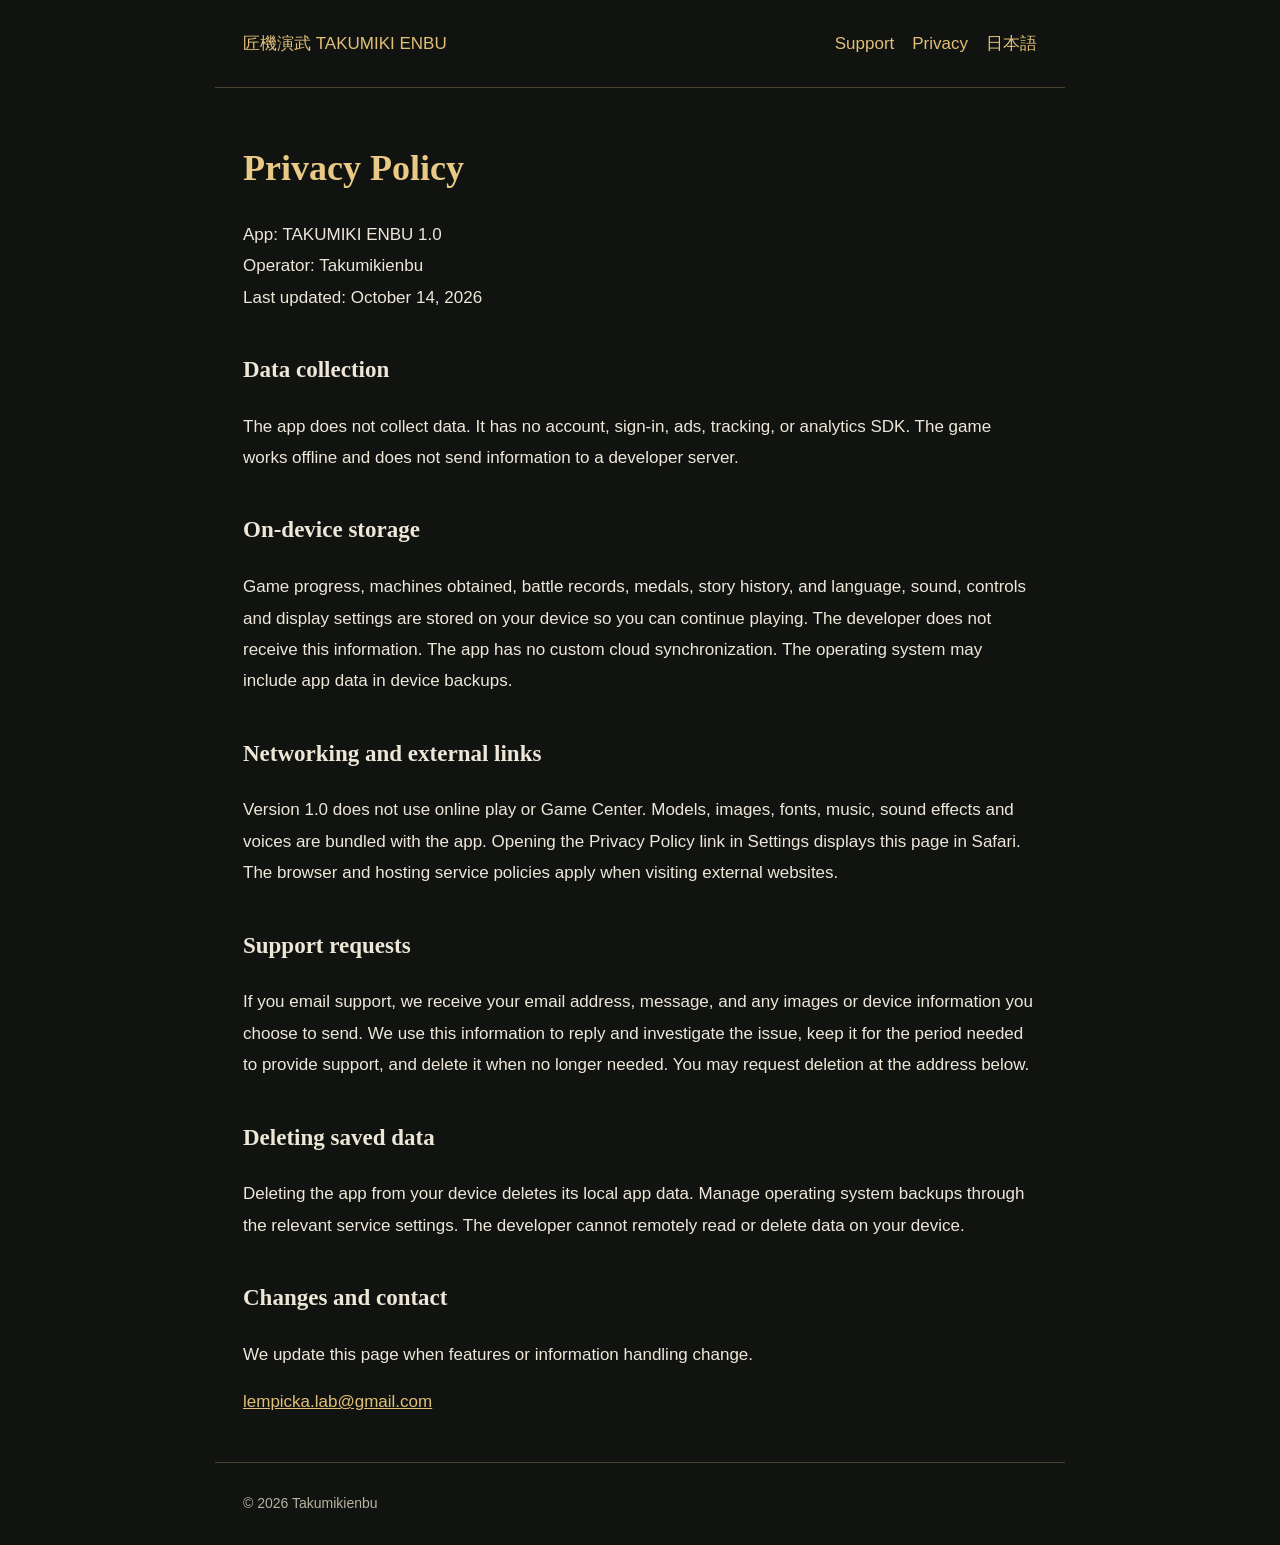
<file: privacy/en.html>
<!doctype html>
<html lang="en"><head><meta charset="utf-8"><meta name="viewport" content="width=device-width,initial-scale=1"><title>Privacy Policy | 匠機演武 TAKUMIKI ENBU</title><link rel="stylesheet" href="../style.css"></head><body><header><a href="../">匠機演武 TAKUMIKI ENBU</a><nav><a href="../support/en.html">Support</a><a href="../privacy/en.html">Privacy</a><a href="index.html">日本語</a></nav></header><main><h1>Privacy Policy</h1><p>App: TAKUMIKI ENBU 1.0<br>Operator: Takumikienbu<br>Last updated: October 14, 2026</p><h2>Data collection</h2><p>The app does not collect data. It has no account, sign-in, ads, tracking, or analytics SDK. The game works offline and does not send information to a developer server.</p><h2>On-device storage</h2><p>Game progress, machines obtained, battle records, medals, story history, and language, sound, controls and display settings are stored on your device so you can continue playing. The developer does not receive this information. The app has no custom cloud synchronization. The operating system may include app data in device backups.</p><h2>Networking and external links</h2><p>Version 1.0 does not use online play or Game Center. Models, images, fonts, music, sound effects and voices are bundled with the app. Opening the Privacy Policy link in Settings displays this page in Safari. The browser and hosting service policies apply when visiting external websites.</p><h2>Support requests</h2><p>If you email support, we receive your email address, message, and any images or device information you choose to send. We use this information to reply and investigate the issue, keep it for the period needed to provide support, and delete it when no longer needed. You may request deletion at the address below.</p><h2>Deleting saved data</h2><p>Deleting the app from your device deletes its local app data. Manage operating system backups through the relevant service settings. The developer cannot remotely read or delete data on your device.</p><h2>Changes and contact</h2><p>We update this page when features or information handling change.</p><p><a href="mailto:lempicka.lab@gmail.com">lempicka.lab@gmail.com</a></p></main><footer>© 2026 Takumikienbu</footer></body></html>
</file>
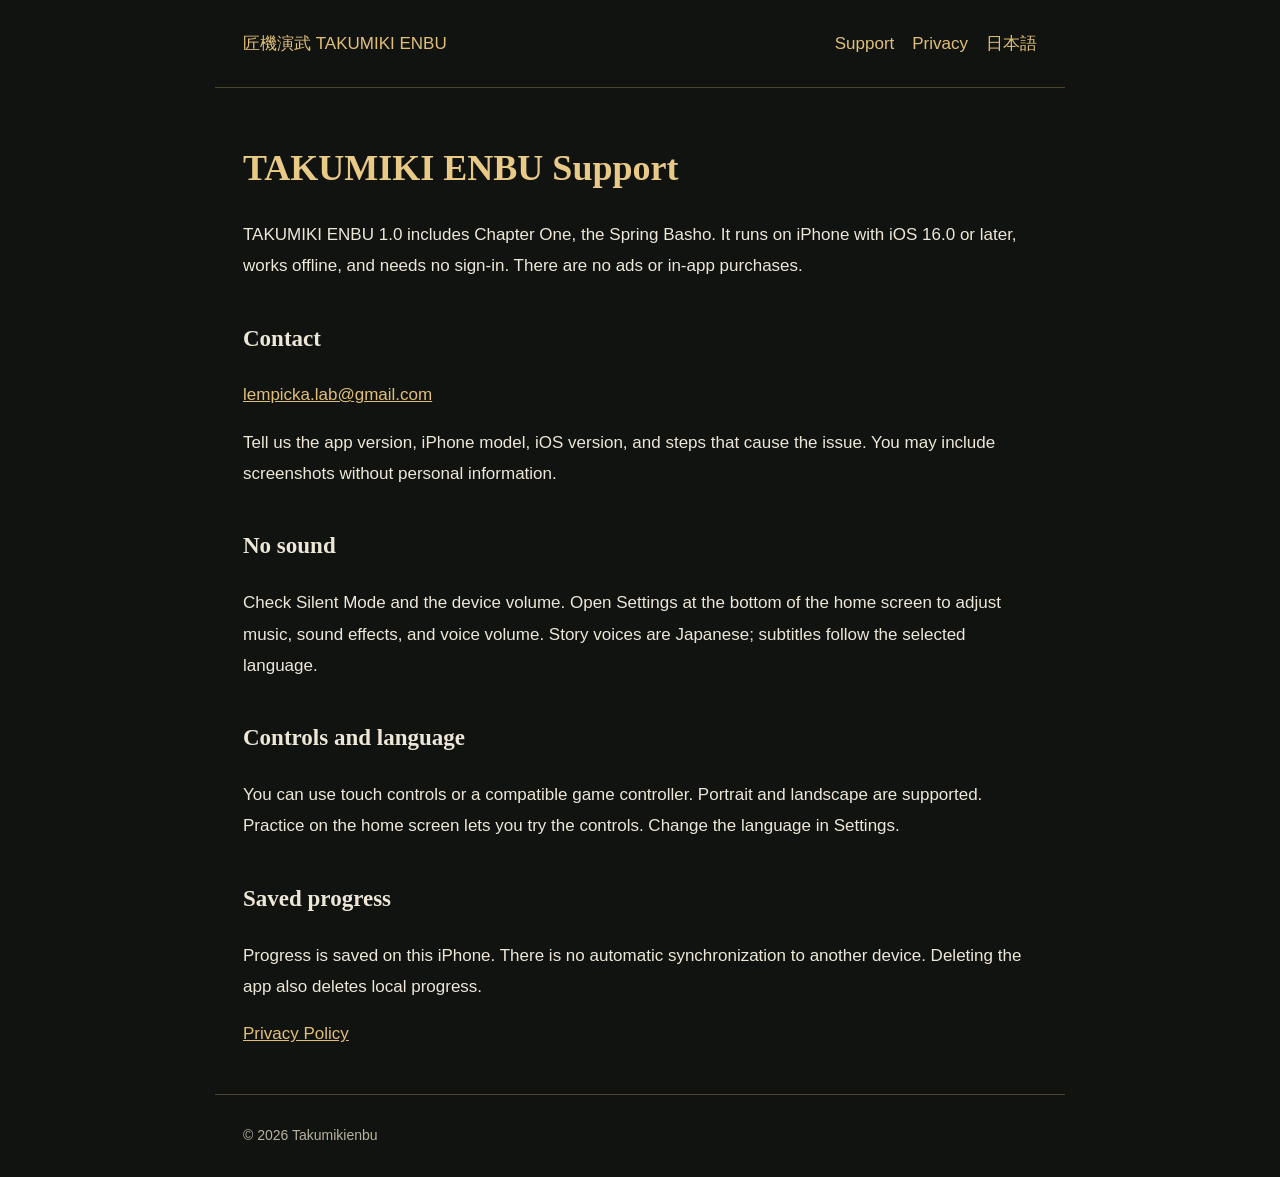
<file: support/en.html>
<!doctype html>
<html lang="en"><head><meta charset="utf-8"><meta name="viewport" content="width=device-width,initial-scale=1"><title>Support | 匠機演武 TAKUMIKI ENBU</title><link rel="stylesheet" href="../style.css"></head><body><header><a href="../">匠機演武 TAKUMIKI ENBU</a><nav><a href="../support/en.html">Support</a><a href="../privacy/en.html">Privacy</a><a href="index.html">日本語</a></nav></header><main><h1>TAKUMIKI ENBU Support</h1><p>TAKUMIKI ENBU 1.0 includes Chapter One, the Spring Basho. It runs on iPhone with iOS 16.0 or later, works offline, and needs no sign-in. There are no ads or in-app purchases.</p><h2>Contact</h2><p><a href="mailto:lempicka.lab@gmail.com">lempicka.lab@gmail.com</a></p><p>Tell us the app version, iPhone model, iOS version, and steps that cause the issue. You may include screenshots without personal information.</p><h2>No sound</h2><p>Check Silent Mode and the device volume. Open Settings at the bottom of the home screen to adjust music, sound effects, and voice volume. Story voices are Japanese; subtitles follow the selected language.</p><h2>Controls and language</h2><p>You can use touch controls or a compatible game controller. Portrait and landscape are supported. Practice on the home screen lets you try the controls. Change the language in Settings.</p><h2>Saved progress</h2><p>Progress is saved on this iPhone. There is no automatic synchronization to another device. Deleting the app also deletes local progress.</p><p><a href="../privacy/en.html">Privacy Policy</a></p></main><footer>© 2026 Takumikienbu</footer></body></html>
</file>
<file: assets/showcase.css>
/* Homepage-only styles. The original style.css is retained for support/privacy. */
:root{color-scheme:dark;--ink:#101310;--ink-soft:#181d18;--paper:#eee7d8;--paper-deep:#e3daca;--gold:#c6a66a;--red:#b73b2b;--muted:#b8b9ad;--line:rgba(198,166,106,.27);--serif:"Hiragino Mincho ProN","Yu Mincho","Noto Serif CJK JP",serif;--sans:-apple-system,BlinkMacSystemFont,"Hiragino Sans","Yu Gothic","Noto Sans CJK JP",sans-serif}
*,*::before,*::after{box-sizing:border-box}
html{scroll-behavior:smooth;scroll-padding-top:104px}
body{margin:0;background:var(--ink);color:var(--paper);font:16px/1.9 var(--sans);-webkit-text-size-adjust:100%;text-size-adjust:100%}
[hidden]{display:none!important}
::selection{background:var(--gold);color:var(--ink)}
a{color:inherit;text-underline-offset:5px;text-decoration-thickness:1px}
a:hover{text-decoration-color:var(--gold)}
button{font:inherit}
button,a,summary{-webkit-tap-highlight-color:rgba(198,166,106,.2)}
a:focus-visible,button:focus-visible,summary:focus-visible{outline:3px solid var(--gold);outline-offset:6px;border-radius:1px}
img{display:block;max-width:100%;height:auto}
figure,p,h1,h2,h3,h4,dl,dd{margin:0}
h1,h2,h3,h4{font-family:var(--serif);font-weight:600}
h2{font-size:clamp(38px,4.5vw,64px);letter-spacing:.055em;line-height:1.42}
h3{font-size:27px;letter-spacing:.05em;line-height:1.6}
p{overflow-wrap:break-word}
.wrap{width:min(1248px,calc(100% - 112px));margin-inline:auto}
.section-pad{padding-block:104px}
.section-light{color:var(--ink);background:var(--paper);color-scheme:light}
.section-heading{display:flex;align-items:center;justify-content:space-between;gap:24px;padding-bottom:22px;margin-bottom:56px;border-bottom:1px solid var(--line)}
.section-light .section-heading{border-color:#bdb6a8}
.eyebrow{font-size:11px;letter-spacing:.19em;line-height:1.6;font-weight:600;color:var(--gold)}
.section-light .eyebrow{color:#68552e}
.section-jp{font-size:12px;letter-spacing:.16em;color:var(--muted)}
.section-light .section-jp{color:#575d51}
.title-row{display:grid;grid-template-columns:1.15fr 1fr;gap:48px;align-items:end;margin-bottom:46px}
.title-row>p{color:var(--muted);line-height:2.05}
.section-light .title-row>p{color:#50564b}
.mobile-break{display:none}
.skip-link{position:fixed;left:20px;top:-100px;z-index:100;background:var(--paper);color:var(--ink);padding:12px 24px}
.skip-link:focus{top:14px}
.site-header{height:86px;position:sticky;top:0;z-index:30;display:flex;align-items:center;justify-content:space-between;gap:24px;padding:0 42px;background:rgba(16,19,16,.97);border-bottom:1px solid var(--line)}
.brand{display:inline-flex;align-items:center;gap:13px;text-decoration:none;flex:none}
.brand img{border-radius:7px;border:1px solid var(--line)}
.brand-name{font-family:var(--serif);font-weight:600;font-size:25px;letter-spacing:.12em;line-height:1.25}
.brand-name small{display:block;font:9px/1.8 var(--sans);letter-spacing:.17em;color:var(--gold);margin-top:5px}
.site-nav{display:flex;gap:31px;align-items:center}
.site-nav a{font-size:13px;letter-spacing:.06em;min-height:44px;display:flex;align-items:center;text-decoration:none;border-bottom:1px solid transparent}
.site-nav a:hover{color:var(--gold);border-color:var(--gold)}
.site-nav .nav-support{border-left:1px solid var(--line);padding-left:28px;gap:20px}
.menu-toggle{display:none}
.hero{position:relative;isolation:isolate;min-height:800px;overflow:hidden}
.hero-visual{position:absolute;inset:0;z-index:-3}
.hero-visual img{width:100%;height:100%;object-fit:cover;object-position:center 45%}
.hero-visual .hero-craft{opacity:.2}
.hero-visual .hero-game{position:absolute;right:0;top:0;width:59%;object-position:center 65%}
.hero::before{content:"";position:absolute;inset:0;z-index:-2;background:linear-gradient(90deg,rgba(16,19,16,.98),rgba(16,19,16,.8) 23%,rgba(16,19,16,.1) 66%),linear-gradient(0deg,var(--ink),transparent 25%)}
.hero::after{content:"";position:absolute;inset:22px;border:1px solid rgba(198,166,106,.17);z-index:-1;pointer-events:none}
.hero-content{padding-top:70px;padding-bottom:108px;position:relative}
.hero .eyebrow{display:flex;gap:14px;align-items:center;letter-spacing:.14em}
.red-rule{width:28px;height:2px;background:#d64b38;display:block;flex:none}
.hero-kicker{font:600 clamp(65px,6.7vw,100px)/1.28 var(--serif);letter-spacing:.07em;margin:30px 0 28px;text-shadow:0 2px 22px rgba(0,0,0,.2)}
.hero h1{font-size:31px;letter-spacing:.19em;line-height:1.5}
.hero h1>span{display:block;font:11px/1.8 var(--sans);letter-spacing:.32em;color:var(--gold);margin-top:5px}
.hero-description{font-size:15px;line-height:2.05;margin:26px 0 30px;color:#dbd8ca}
.hero-actions{display:flex;flex-wrap:wrap;gap:12px}
.button{display:inline-flex;align-items:center;justify-content:space-between;gap:28px;min-height:58px;padding:14px 24px;text-decoration:none;font-size:14px;letter-spacing:.04em;border:1px solid transparent;transition:background .2s,color .2s,border-color .2s}
.button span{font-size:21px;line-height:1}
.button-red{background:var(--red);color:#fff8e9;border-color:var(--red)}
.button-red:hover{background:#942f23;border-color:#e19275}
.button-outline{background:rgba(16,19,16,.65);border-color:#82704c}
.button-outline:hover{background:#272d23;border-color:var(--gold)}
.button-dark{background:var(--ink);color:var(--paper)}
.button-dark:hover{background:#343b2c}
.hero-platform{font-size:11px;color:#b9bcac;letter-spacing:.025em;margin-top:18px}
.hero-side{position:absolute;right:49px;top:55px;writing-mode:vertical-rl;letter-spacing:.35em;font:14px/1.5 var(--serif);color:var(--gold)}
.hero-bottom{display:flex;justify-content:space-between;align-items:end;gap:24px;position:absolute;left:0;right:0;bottom:36px}
.scroll-cue{font-size:10px;letter-spacing:.17em;text-decoration:none;display:flex;align-items:center;gap:24px;min-height:44px}
.scroll-cue span{font-size:23px;color:var(--gold)}
.hero-bottom p{font-size:11px;text-align:right;line-height:1.8;color:#bdc0b2;background:rgba(16,19,16,.65);padding:4px 8px}
.chapter-strip{background:#1c211a;border-top:1px solid var(--line);border-bottom:1px solid var(--line)}
.chapter-inner{display:flex;align-items:center;gap:28px;min-height:106px;padding-block:22px}
.chapter-label{font-size:10px;letter-spacing:.2em;color:var(--gold);flex:none}
.chapter-inner strong{font:500 25px/1.5 var(--serif);letter-spacing:.12em;white-space:nowrap}
.chapter-inner strong span{margin-left:12px}
.chapter-inner p{font-size:12px;color:#bcc0b1;margin-left:auto;max-width:310px}
.chapter-inner>a{display:flex;gap:24px;align-items:center;min-height:44px;font-size:12px;text-decoration:none;white-space:nowrap}
.world-layout{display:grid;grid-template-columns:1fr 1fr;gap:96px}
.lead{font-family:var(--serif);font-size:21px;letter-spacing:.05em;line-height:1.9;margin-top:24px}
.world-story{position:relative;padding-top:4px}
.world-story p+p{margin-top:20px}
.world-story p{color:#40483b;max-width:540px}
.small-seal{display:flex;align-items:center;justify-content:center;width:44px;height:44px;border:1px solid #ad3327;color:#ad3327;font-family:var(--serif);font-size:15px;letter-spacing:.07em;transform:rotate(-6deg);margin-bottom:24px}
.world-numbers{display:grid;grid-template-columns:repeat(3,1fr);border-top:1px solid #bab4a6;border-bottom:1px solid #bab4a6;margin-top:68px}
.world-numbers>div{padding:31px 28px 28px}
.world-numbers>div+div{border-left:1px solid #bab4a6}
.number{font:400 78px/1 Georgia,serif;letter-spacing:-.04em}
.number small{font:15px/1 var(--serif);margin-left:14px;letter-spacing:.1em}
.world-numbers p{font-size:13px;color:#52594d;margin-top:17px;letter-spacing:.04em}
.source-caption{font-size:11px;color:#5f6459;margin-top:20px;line-height:1.9}
.source-caption a{margin-left:10px}
.art-disclaimer{font-size:12px;color:#c5c4b8;padding:13px 18px;background:#20261f;border-left:2px solid var(--gold);margin-bottom:25px}
.art-disclaimer span{color:var(--gold);margin-right:5px}
.machine-grid{display:grid;grid-template-columns:repeat(3,minmax(0,1fr));gap:42px 28px}
.machine-card{min-width:0}
.machine-card figure{height:100%;display:flex;flex-direction:column}
.machine-art{position:relative;overflow:hidden;background:#1c221d;aspect-ratio:5/4;border:1px solid var(--line)}
.machine-art img{width:100%;height:100%;object-fit:cover;transition:transform .45s ease}
.machine-art::after{content:"";position:absolute;inset:11px;border:1px solid rgba(198,166,106,.13);pointer-events:none}
@media(hover:hover){.machine-card:hover .machine-art img{transform:scale(1.035)}}
.machine-card figcaption{padding-top:21px;display:flex;flex-direction:column;flex:1}
.machine-index{color:var(--gold);font-size:9px;letter-spacing:.12em}
.machine-card h3{font-size:35px;margin:6px 0 10px}
.machine-card p{color:#bac0b1;font-size:14px;line-height:1.9;margin-bottom:18px}
.art-label{font-size:10px;color:#b9bcaf;letter-spacing:.04em;border-top:1px solid var(--line);padding-top:10px;display:block;margin-top:auto}
.roster{margin-top:58px;text-align:center;border-top:1px solid var(--line);border-bottom:1px solid var(--line);padding:30px 20px}
.roster-names{font:20px/2.1 var(--serif);letter-spacing:.08em;margin:13px 0}
.roster-names span{font-size:12px;margin:0 13px;color:#8f805d}
.roster>p:last-child{font-size:12px;color:var(--muted)}
.battle-layout{display:grid;grid-template-columns:1.1fr 1fr;align-items:start;gap:64px;margin-top:50px}
.battle-diagram{background:var(--ink);color:var(--paper);border:1px solid #333c2e;padding:20px;position:relative;overflow:hidden}
.diagram-top{display:flex;justify-content:space-between;gap:12px;font-size:10px;letter-spacing:.12em;color:var(--gold)}
.diagram-field{position:relative;aspect-ratio:1.3;margin:10px -5px 0;background:linear-gradient(90deg,transparent calc(50% - .5px),rgba(198,166,106,.09) 50%,transparent calc(50% + .5px)),linear-gradient(transparent calc(50% - .5px),rgba(198,166,106,.09) 50%,transparent calc(50% + .5px));background-size:32px 32px}
.arena-ring{position:absolute;left:50%;top:50%;border:1px solid #526044;border-radius:50%;transform:translate(-50%,-50%) rotate(-23deg) scaleY(.72)}
.ring-outer{width:87%;aspect-ratio:1}
.ring-inner{width:62%;aspect-ratio:1;border-color:#3b4634}
.axis-line{position:absolute;left:50%;top:50%;background:#394632}
.axis-horizontal{height:1px;width:95%;transform:translate(-50%,-50%) rotate(-23deg)}
.axis-vertical{height:85%;width:1px;transform:translate(-50%,-50%) rotate(-23deg)}
.unit{position:absolute;z-index:2;width:54px;aspect-ratio:1;display:grid;place-items:center;border:1px solid var(--gold);background:#303b28;transform:rotate(45deg);box-shadow:0 0 35px rgba(198,166,106,.1);transition:top .4s,left .4s,transform .4s}
.unit span{transform:rotate(-45deg);font-size:11px}
.unit-player{top:55%;left:23%}
.unit-rival{top:30%;left:66%;border-color:#d3755d;background:#522a22}
.range-line{position:absolute;height:2px;width:44%;left:32%;top:59%;background:linear-gradient(90deg,var(--gold),#b5513c);transform:rotate(-25deg);transform-origin:left center;transition:opacity .3s}
.range-line::after{content:"";position:absolute;right:0;top:-4px;width:10px;height:10px;border-top:2px solid #ca7157;border-right:2px solid #ca7157;transform:rotate(45deg)}
.diagram-word{position:absolute;font-family:var(--serif);font-size:18px;letter-spacing:.12em;color:#d2bc8d;transition:opacity .3s}
.word-near{top:72%;left:19%}
.word-far{top:30%;left:42%}
.word-air,.word-art{opacity:0}
.word-air{top:15%;left:30%}
.word-art{top:73%;left:31%;font-size:28px}
.flight-line{position:absolute;left:27%;top:25%;width:45%;height:53%;border-left:2px dashed var(--gold);border-top:2px dashed var(--gold);border-radius:100% 0 0;opacity:0;transform:rotate(-20deg);transition:opacity .3s}
.burst-ring{position:absolute;left:30%;top:58%;width:50%;aspect-ratio:1;transform:translate(-50%,-50%);border-radius:50%;border:2px solid #bb5a3e;box-shadow:0 0 0 15px rgba(183,59,43,.08),0 0 0 36px rgba(183,59,43,.06),inset 0 0 35px rgba(183,59,43,.15);opacity:0;transition:opacity .3s}
[data-battle="movement"] .unit-player{top:24%;left:35%}
[data-battle="movement"] .flight-line,[data-battle="movement"] .word-air{opacity:1}
[data-battle="movement"] .range-line,[data-battle="movement"] .word-near,[data-battle="movement"] .word-far{opacity:0}
[data-battle="arts"] .burst-ring,[data-battle="arts"] .word-art{opacity:1}
[data-battle="arts"] .word-near,[data-battle="arts"] .word-far{opacity:0}
[data-battle="arts"] .range-line{height:5px;background:#ba5b3e}
.battle-diagram figcaption{font-size:10px;color:#b3baa7;line-height:1.8;border-top:1px solid var(--line);padding-top:14px}
.battle-topic{border-top:1px solid #b8b2a4}
.battle-topic:last-child{border-bottom:1px solid #b8b2a4}
.battle-topic summary{padding:22px 2px;display:flex;align-items:center;gap:20px;list-style:none;cursor:pointer}
summary::-webkit-details-marker{display:none}
.topic-number{font:13px/1 Georgia,serif;color:#796637;align-self:flex-start;padding-top:9px}
.battle-topic summary>span:nth-child(2){font:600 24px/1.6 var(--serif)}
.battle-topic summary small{display:block;font:9px/1.8 var(--sans);letter-spacing:.15em;color:#5e6257;margin-top:4px}
.detail-sign{margin-left:auto;position:relative;width:16px;height:16px;flex:none}
.detail-sign::before,.detail-sign::after{content:"";position:absolute;left:0;top:7px;width:16px;height:1px;background:#5f654f}
.detail-sign::after{transform:rotate(90deg)}
.battle-topic[open] .detail-sign::after{transform:rotate(0)}
.battle-topic[open] summary{color:#9e3325}
.topic-body{padding:0 6px 25px 36px;color:#444d3d;font-size:14px}
.tag-list{display:flex;flex-wrap:wrap;gap:8px;padding:0;list-style:none;margin:20px 0 0}
.tag-list li{border:1px solid #a7aa98;font-size:11px;padding:2px 12px}
.battle-note{font-size:12px;color:#515b48;border-left:2px solid #958051;padding-left:16px;margin-top:32px}
.spectacle{background:radial-gradient(ellipse at 50% 40%,#362219 0,var(--ink) 65%);overflow:hidden}
.spectacle-head{display:grid;grid-template-columns:1fr 1fr 1.05fr;gap:48px;align-items:center;padding:10px 0 46px}
.spectacle-head>p{font:18px/2.2 var(--serif);color:#d2cebd}
.art-mark{font:600 96px/1.1 var(--serif);letter-spacing:.05em;position:relative;display:flex;flex-direction:column;align-items:center;padding:0 40px;color:#d6c393;transform:rotate(-9deg)}
.art-mark span+span{margin-left:64px}
.art-mark::before{content:"";position:absolute;left:-8%;right:-8%;height:4px;top:50%;background:linear-gradient(90deg,transparent,#ad3d29,#df9566,transparent);transform:rotate(-26deg);box-shadow:0 0 35px #8b351b}
.art-mark::after{content:"";position:absolute;left:6%;right:6%;height:1px;top:58%;background:#af6a3e;transform:rotate(-26deg)}
.moment-grid{display:grid;grid-template-columns:repeat(3,1fr);gap:38px;margin-top:35px}
.official-gallery{display:grid;grid-template-columns:repeat(3,minmax(0,1fr));gap:28px;margin-top:24px}
.official-gallery figure{min-width:0}
.official-gallery a{display:block;border:1px solid #6f5f3f;background:#080b0d;transition:border-color .2s}
.official-gallery a:hover{border-color:var(--gold)}
.official-gallery img{width:100%;height:auto;aspect-ratio:598/1300;object-fit:contain}
.official-gallery figcaption{font:20px/1.7 var(--serif);margin-top:19px;letter-spacing:.04em}
.official-gallery figcaption span{display:block;font:9px/1.8 var(--sans);letter-spacing:.12em;color:var(--gold);margin-bottom:6px}
.gallery-note{color:var(--muted);font-size:11px;margin-top:24px}
.gallery-swipe{display:none}
.moment-grid article{border-top:1px solid var(--line);padding-top:24px}
.moment-index{font:italic 22px/1 Georgia,serif;color:var(--gold)}
.moment-grid h3{font-size:24px;margin:19px 0 13px}
.moment-grid p{color:var(--muted);font-size:14px}
.journey-layout{display:grid;grid-template-columns:1.12fr 1fr;gap:100px}
.stages>p{margin-top:25px;color:#4b5443;font-size:14px}
.stage-list{padding:0;list-style:none;margin:34px 0 0}
.stage-list li{display:flex;align-items:center;gap:21px;padding:14px 0;border-top:1px solid #bcb5a7}
.stage-list li:last-child{border-bottom:1px solid #bcb5a7}
.stage-list li>span:first-child{font:11px/1 var(--sans);color:#746341}
.stage-list strong{font:500 24px/1.6 var(--serif)}
.stage-rule{flex:1;height:1px;background:#b6ae9b;max-width:55px;margin-left:auto}
.modes{padding:34px 38px 10px;border:1px solid #b9b1a1;background:rgba(255,255,255,.15);align-self:start}
.modes>h3{font-size:25px;padding-bottom:20px}
.modes article{display:flex;gap:22px;align-items:flex-start;padding:23px 0;border-top:1px solid #c3bdaf}
.mode-symbol{font:27px/1 var(--serif);color:#a13e2d;border:1px solid #c4aa8d;padding:9px;flex:none;margin-top:3px}
.modes h4{font-size:19px;letter-spacing:.08em}
.modes p{font-size:13px;color:#545d4b;margin-top:6px}
.future .title-row{margin-bottom:48px}
.future-grid{display:grid;grid-template-columns:repeat(3,1fr);gap:28px}
.future-grid article{padding:25px 27px 30px;border:1px solid var(--line);position:relative;background:linear-gradient(150deg,#1b241b,transparent)}
.status-badge{font-size:11px;letter-spacing:.07em;display:inline-block;border:1px solid #8b794e;color:#e2c78c;padding:3px 12px}
.future-kanji{display:block;font:600 72px/1.6 var(--serif);color:#9b8d66;margin:14px 0 18px}
.future-grid h3{font-size:26px}
.future-grid p{font-size:14px;color:var(--muted);margin-top:14px}
.future-note{color:#bcbeb1;font-size:12px;margin-top:24px;max-width:920px}
.info-layout{display:grid;grid-template-columns:1fr 1.15fr;gap:96px}
.info-intro>p{margin:24px 0 28px;max-width:360px;color:#4d5747;font-size:14px}
.info-intro .info-sub{font-size:11px;margin-top:14px}
.spec-table>div{display:grid;grid-template-columns:145px 1fr;gap:18px;border-top:1px solid #beb7a8;padding:18px 0}
.spec-table>div:last-child{border-bottom:1px solid #beb7a8}
.spec-table dt{font-size:12px;color:#5a6351}
.spec-table dd{font-size:14px}
.spec-table dd>span{font-size:11px;letter-spacing:.08em;color:#626a59}
.faq{margin-top:84px}
.faq h3{font-size:27px;margin-bottom:24px}
.faq details{border-top:1px solid #bab3a5}
.faq details:last-child{border-bottom:1px solid #bab3a5}
.faq summary{padding:20px 0;display:flex;align-items:center;gap:24px;justify-content:space-between;list-style:none;cursor:pointer;font-size:15px}
.faq summary>span{font-size:20px;line-height:1;color:#685c3d;flex:none}
.faq details[open] summary>span{transform:rotate(45deg)}
.faq details p{padding:0 44px 23px 0;max-width:930px;font-size:14px;color:#454f3c}
.information-source{margin-top:30px;font-size:11px;color:#5c6653}
.site-footer{padding:45px 0 24px}
.footer-main{display:flex;align-items:center;gap:50px}
.footer-main nav{display:flex;flex-wrap:wrap;gap:12px 27px;margin-left:auto}
.footer-main nav a{font-size:12px;display:flex;align-items:center;min-height:44px;text-decoration:none;color:#c4c5b7}
.back-top{width:44px;height:44px;display:grid;place-items:center;border:1px solid var(--line);font-size:20px;text-decoration:none;flex:none}
.footer-bottom{border-top:1px solid var(--line);margin-top:33px;padding-top:20px;display:flex;justify-content:space-between;gap:24px;font-size:10px;color:#aaae9b;letter-spacing:.05em}
@media(min-width:1700px){.hero-visual img{object-position:center 54%}.hero{min-height:860px}.hero-content{padding-top:100px}}
@media(max-width:1100px){.wrap{width:calc(100% - 72px)}.site-header{padding-inline:28px}.site-nav{gap:21px}.site-nav .nav-support{padding-left:20px}.hero-kicker{font-size:76px}.hero-visual img{object-position:58% center}.chapter-inner{gap:20px}.chapter-inner p{max-width:225px}.world-layout,.info-layout{gap:48px}.title-row{gap:36px}.battle-layout{gap:34px}.journey-layout{gap:46px}.machine-grid{gap:35px 22px}.spectacle-head{gap:26px}.spectacle-head>p{font-size:16px}.moment-grid{gap:27px}.modes{padding-inline:26px}.spec-table>div{grid-template-columns:120px 1fr}.footer-main{gap:30px}.footer-main nav{gap:6px 18px}}
@media(max-width:760px){
  html{scroll-padding-top:90px}
  body{font-size:15px}
  .wrap{width:calc(100% - 40px)}
  .section-pad{padding-block:64px}
  .section-heading{padding-bottom:17px;margin-bottom:35px;gap:12px}
  .eyebrow{font-size:9px;letter-spacing:.14em}
  .section-jp{font-size:10px;letter-spacing:.06em}
  h2{font-size:39px;line-height:1.45}
  .title-row{grid-template-columns:1fr;gap:24px;margin-bottom:28px}
  .title-row>p{font-size:14px}
  .mobile-break{display:initial}
  .site-header{height:auto;min-height:75px;flex-wrap:wrap;padding:16px 20px;gap:12px}
  .brand{gap:10px}
  .brand img{width:31px;height:31px}
  .brand-name{font-size:22px}
  .brand-name small{font-size:8px;margin-top:3px}
  .site-nav{display:flex;flex-wrap:wrap;gap:0 20px;width:100%;padding:9px 0 0;border-top:1px solid var(--line)}
  .site-nav a{font-size:12px;min-height:44px}
  .site-nav .nav-support{padding-left:0;border-left:0;gap:12px}
  .nav-enhanced .site-header{height:75px}
  .nav-enhanced .site-nav{display:none;position:absolute;top:74px;left:0;right:0;background:#161d15;width:auto;padding:14px 24px 24px;border-top:1px solid var(--line);border-bottom:1px solid var(--line);box-shadow:0 16px 30px rgba(0,0,0,.2)}
  .nav-enhanced.nav-open .site-nav{display:flex;flex-direction:column;align-items:stretch;gap:0}
  .nav-enhanced .site-nav a{padding-block:11px;border-bottom:1px solid var(--line);min-height:49px}
  .menu-toggle{display:flex;align-items:center;justify-content:center;gap:9px;background:none;border:1px solid #756a4b;min-height:43px;padding:8px 11px;color:var(--paper);font-size:10px;letter-spacing:.04em}
  .menu-icon{width:15px;height:9px;border-top:1px solid var(--gold);border-bottom:1px solid var(--gold);position:relative}
  .nav-open .menu-icon{border-bottom:0;transform:rotate(45deg);height:1px}
  .nav-open .menu-icon::after{content:"";position:absolute;left:0;top:-1px;width:15px;height:1px;background:var(--gold);transform:rotate(90deg)}
  .hero{min-height:780px}
  .hero-content{padding-top:42px;padding-bottom:160px}
  .hero::after{inset:10px}
  .hero::before{background:linear-gradient(90deg,rgba(16,19,16,.82),rgba(16,19,16,.05) 90%),linear-gradient(0deg,var(--ink) 4%,rgba(16,19,16,.5) 47%,rgba(16,19,16,.08) 100%)}
  .hero-visual img{object-position:63% top;opacity:.82}
  .hero-visual .hero-craft{opacity:.12}
  .hero-visual .hero-game{width:200%;max-width:none;right:-70%;object-position:50% 90%;opacity:.7}
  .hero .eyebrow{font-size:8px;letter-spacing:.08em;gap:9px}
  .red-rule{width:20px}
  .hero-kicker{font-size:clamp(54px,11.4vw,79px);line-height:1.35;margin:31px 0 26px;letter-spacing:.07em}
  .hero h1{font-size:28px}
  .hero h1>span{font-size:9px;letter-spacing:.28em}
  .hero-description{font-size:13px;line-height:2.05;margin:22px 0 24px}
  .hero-actions{gap:10px}
  .button{font-size:12px;min-height:53px;padding:12px 16px;gap:16px}
  .button span{font-size:18px}
  .hero-platform{font-size:9px;max-width:310px;line-height:1.8;margin-top:16px}
  .hero-side{right:24px;top:91px;font-size:11px;letter-spacing:.24em}
  .hero-bottom{bottom:25px;align-items:end;gap:16px}
  .hero-bottom p{font-size:9px;text-align:right;max-width:195px;padding:4px 0}
  .scroll-cue{font-size:8px;letter-spacing:.08em;gap:12px;line-height:1.8;max-width:100px}
  .scroll-cue span{font-size:20px}
  .chapter-inner{display:grid;grid-template-columns:1fr auto;gap:9px 18px;padding-block:22px}
  .chapter-label{font-size:9px}
  .chapter-inner strong{font-size:21px;grid-column:1;grid-row:2}
  .chapter-inner p{grid-column:1/-1;grid-row:3;font-size:11px;max-width:none;margin:0;padding-top:6px}
  .chapter-inner>a{grid-column:2;grid-row:1/3;font-size:11px;gap:12px}
  .world-layout,.info-layout{grid-template-columns:1fr;gap:35px}
  .lead{font-size:18px;margin-top:20px}
  .world-story p{font-size:14px}
  .world-story p+p{margin-top:18px}
  .small-seal{width:38px;height:38px;font-size:13px;margin-bottom:19px}
  .world-numbers{margin-top:38px}
  .world-numbers>div{padding:25px 12px 20px}
  .world-numbers>div:first-child{padding-left:2px}
  .number{font-size:49px}
  .number small{font-size:11px;margin-left:6px}
  .world-numbers p{font-size:10px;margin-top:11px;letter-spacing:0;line-height:1.8}
  .source-caption{font-size:10px;margin-top:17px}
  .source-caption a{margin-left:0}
  .art-disclaimer{font-size:11px;padding:11px 13px}
  .machine-grid{grid-template-columns:repeat(2,minmax(0,1fr));gap:31px 17px}
  .machine-card figcaption{padding-top:14px}
  .machine-index{font-size:8px;letter-spacing:.02em}
  .machine-card h3{font-size:29px;margin:5px 0 9px}
  .machine-card p{font-size:13px;line-height:1.9;margin-bottom:14px}
  .machine-art::after{inset:7px}
  .art-label{font-size:9px}
  .roster{margin-top:36px;padding:23px 7px}
  .roster-names{font-size:17px}
  .roster-names span{margin-inline:7px;font-size:10px}
  .roster>p:last-child{font-size:11px}
  .battle-layout{grid-template-columns:1fr;gap:28px;margin-top:32px}
  .battle-diagram{padding:16px}
  .diagram-top{font-size:9px}
  .diagram-field{aspect-ratio:1.35}
  .unit{width:43px}
  .diagram-word{font-size:16px}
  .word-art{font-size:26px}
  .battle-diagram figcaption{font-size:9px}
  .battle-topic summary{padding:20px 0;gap:15px}
  .battle-topic summary>span:nth-child(2){font-size:22px}
  .topic-body{font-size:14px;padding-left:29px}
  .battle-note{font-size:11px;margin-top:25px;padding-left:13px}
  .spectacle-head{grid-template-columns:1fr .75fr;gap:22px;padding:0 0 10px}
  .spectacle-head h2{grid-column:1}
  .spectacle-head>p{grid-column:1/-1;font-size:16px;line-height:2}
  .art-mark{font-size:72px;padding:0 22px}
  .art-mark span+span{margin-left:37px}
  .moment-grid{grid-template-columns:1fr;gap:25px;margin-top:30px}
  .official-gallery{grid-template-columns:none;grid-auto-flow:column;grid-auto-columns:82%;gap:18px;overflow-x:auto;scroll-snap-type:x mandatory;margin-top:24px;margin-right:-20px;padding:4px 20px 18px 4px;scroll-padding-left:4px}
  .official-gallery figure{scroll-snap-align:start}
  .official-gallery figcaption{font-size:19px;margin-top:15px}
  .gallery-note{font-size:10px;margin-top:14px}
  .gallery-swipe{display:block;margin-top:5px;color:var(--gold)}
  .moment-grid article{display:grid;grid-template-columns:30px 1fr;column-gap:14px;padding-top:22px}
  .moment-index{grid-row:1/3;padding-top:7px;font-size:18px}
  .moment-grid h3{font-size:23px;margin:0 0 10px}
  .moment-grid p{font-size:14px;grid-column:2}
  .journey-layout{grid-template-columns:1fr;gap:37px}
  .stages>p{font-size:14px}
  .stage-list strong{font-size:23px}
  .stage-list{margin-top:27px}
  .modes{padding:25px 22px 4px}
  .modes>h3{font-size:23px}
  .modes article{padding:20px 0;gap:19px}
  .mode-symbol{font-size:24px}
  .future .title-row{margin-bottom:30px}
  .future-grid{grid-template-columns:1fr;gap:20px}
  .future-grid article{padding:23px;display:grid;grid-template-columns:1fr 67px;column-gap:18px}
  .future-grid .status-badge{justify-self:start}
  .future-kanji{grid-column:2;grid-row:1/3;font-size:57px;margin:0;justify-self:center;align-self:center;line-height:1.3}
  .future-grid h3{font-size:25px;grid-column:1;margin-top:17px}
  .future-grid p{grid-column:1/-1;font-size:14px;margin-top:15px}
  .future-note{font-size:11px}
  .info-intro>p{margin:23px 0;max-width:none;font-size:14px}
  .info-intro .button{min-width:210px;min-height:56px;font-size:14px}
  .spec-table>div{grid-template-columns:105px 1fr;gap:16px;padding-block:16px}
  .spec-table dt{font-size:11px}
  .spec-table dd{font-size:13px}
  .faq{margin-top:49px}
  .faq h3{font-size:25px}
  .faq summary{font-size:14px;gap:18px;padding-block:19px}
  .faq details p{padding-right:8px;font-size:13px}
  .information-source{font-size:10px;margin-top:26px}
  .site-footer{padding-block:32px 24px}
  .footer-main{flex-wrap:wrap;gap:24px;position:relative;padding-right:50px}
  .footer-main nav{margin:0;gap:5px 20px}
  .footer-main nav a{font-size:11px}
  .back-top{position:absolute;top:0;right:0}
  .footer-bottom{flex-direction:column;gap:7px;font-size:9px;margin-top:25px;padding-top:20px}
}
@media(max-width:360px){
  .wrap{width:calc(100% - 36px)}
  .site-header{padding-inline:18px}
  .menu-toggle{padding-inline:9px}
  .menu-label{font-size:9px}
  .hero-kicker{font-size:45px;letter-spacing:.035em}
  .hero{min-height:860px}
  .hero-actions{flex-direction:column;max-width:252px}
  .hero-platform{max-width:252px}
  .hero-side{right:20px}
  .machine-grid{grid-template-columns:1fr;gap:34px}
  .machine-card p{font-size:14px}
  .machine-index{font-size:9px}
  .machine-art{aspect-ratio:5/3.6}
  .hero-bottom p{max-width:170px;font-size:8px}
  .number{font-size:43px}
  .world-numbers>div{padding-inline:9px}
  .number small{margin-left:4px}
  h2{font-size:35px}
  .section-jp{font-size:9px}
  .spec-table>div{grid-template-columns:91px 1fr;gap:13px}
  .spectacle-head{gap:16px}
  .art-mark{font-size:63px}
}
@media(prefers-reduced-motion:reduce){
  html{scroll-behavior:auto}
  *,*::before,*::after{animation:none!important;transition:none!important}
}
@media print{
  :root{color-scheme:light}
  html{scroll-behavior:auto}
  body{background:white;color:black;font-size:11pt}
  .site-header{position:static}
  .site-header,.hero,.chapter-strip,.machines,.spectacle,.future,.site-footer{background:#fff;color:#111}
  .site-nav,.menu-toggle,.hero-side,.hero-bottom,.hero-visual,.hero::before,.hero::after,.art-mark,.back-top{display:none!important}
  .hero{min-height:0}
  .hero-content{padding:25px 0}
  .hero-kicker{font-size:36pt;text-shadow:none}
  .hero-description,.hero-platform,.title-row>p,.machine-card p,.moment-grid p,.future-grid p,.future-note{color:#333}
  .wrap{width:100%}
  .section-pad{padding-block:30px}
  .section-heading{margin-bottom:20px}
  .section-light{background:#fff}
  .hero-actions{display:none}
  .machine-card,.future-grid article,.moment-grid article{break-inside:avoid}
}
</file>
<file: style.css>
*{box-sizing:border-box}html{color-scheme:dark}body{margin:0;background:#101310;color:#eee7d8;font:17px/1.85 -apple-system,BlinkMacSystemFont,"Hiragino Sans",sans-serif}a{color:#e1bf78}header,main,footer{max-width:850px;margin:auto;padding:28px}header{display:flex;justify-content:space-between;border-bottom:1px solid #4a4431;gap:18px;flex-wrap:wrap}header a{text-decoration:none}h1,h2{font-family:"Hiragino Mincho ProN",serif}h1{font-size:36px;line-height:1.5;color:#e9c986}h2{margin-top:36px;font-size:23px}p{margin:16px 0}footer{font-size:14px;color:#b9b1a0;border-top:1px solid #4a4431}nav{display:flex;gap:18px;flex-wrap:wrap}@media(max-width:480px){header,main,footer{padding:22px}h1{font-size:29px}}
</file>
